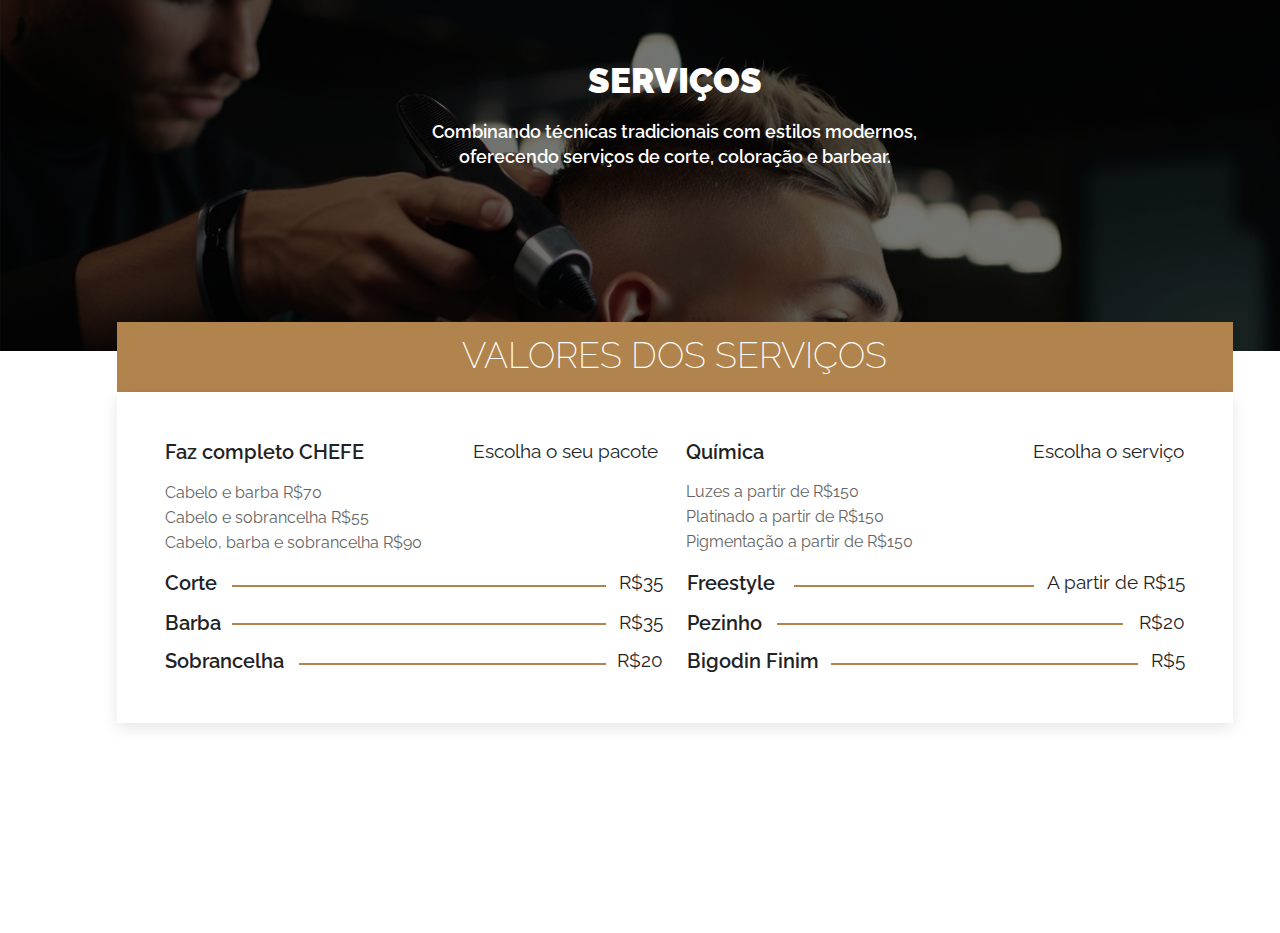
<file: index copy.html>
<!DOCTYPE html>
<html lang="pt-br">
<head>
  <meta charset="UTF-8">
  <meta name="viewport" content="width=device-width, initial-scale=1.0">
  <link rel="stylesheet" href="style.css">
  <link href="https://cdn.jsdelivr.net/npm/bootstrap@5.3.3/dist/css/bootstrap.min.css" rel="stylesheet" integrity="sha384-QWTKZyjpPEjISv5WaRU9OFeRpok6YctnYmDr5pNlyT2bRjXh0JMhjY6hW+ALEwIH" crossorigin="anonymous">
  <script src="https://cdn.jsdelivr.net/npm/@popperjs/core@2.11.8/dist/umd/popper.min.js" integrity="sha384-I7E8VVD/ismYTF4hNIPjVp/Zjvgyol6VFvRkX/vR+Vc4jQkC+hVqc2pM8ODewa9r" crossorigin="anonymous"></script>
  <script src="https://cdn.jsdelivr.net/npm/bootstrap@5.3.3/dist/js/bootstrap.min.js" integrity="sha384-0pUGZvbkm6XF6gxjEnlmuGrJXVbNuzT9qBBavbLwCsOGabYfZo0T0to5eqruptLy" crossorigin="anonymous"></script>
  <link rel="stylesheet" href="style.css">
  <link rel="stylesheet" href="https://cdn.jsdelivr.net/npm/bootstrap-icons@1.11.3/font/bootstrap-icons.min.css">
  <link rel="preconnect" href="https://fonts.googleapis.com">
  <link rel="preconnect" href="https://fonts.gstatic.com" crossorigin>
  <link href="https://fonts.googleapis.com/css2?family=Oswald:wght@200..700&family=Raleway:ital,wght@0,100..900;1,100..900&display=swap" rel="stylesheet">
</head>
<body>
  <div style="width: 1349px; height: 350.80px; padding-top: 59.40px; padding-bottom: 133.81px; padding-left: 104.50px; padding-right: 104.50px; background-image: url(imagens/cortando-o-belo.png); justify-content: center; align-items: flex-start; display: inline-flex">
    <div style="flex: 1 1 0; flex-direction: column; justify-content: flex-start; align-items: flex-start; display: inline-flex">
      <div style="align-self: stretch; padding-left: 237.50px; padding-right: 237.50px; justify-content: center; align-items: center; display: inline-flex">
        <div style="width: 665px; padding-bottom: 48px; padding-left: 12px; padding-right: 12px; flex-direction: column; justify-content: flex-start; align-items: flex-start; gap: 15px; display: inline-flex">
          <div style="align-self: stretch; height: 44.59px; padding-bottom: 0.59px; padding-left: 248.50px; padding-right: 248.50px; flex-direction: column; justify-content: flex-start; align-items: center; display: flex">
            <div style="width: 236px; text-align: center; color: white; font-size: 35.44px; font-family: raleway; font-weight: 900; line-height: 43.20px; word-wrap: break-word">SERVIÇOS</div>
          </div>
          <div style="align-self: stretch; height: 50px; padding-left: 27.13px; padding-right: 27.12px; flex-direction: column; justify-content: flex-start; align-items: center; display: flex">
            <div style="align-self: stretch; text-align: center; color: white; font-size: 18px; font-family: raleway; font-weight: 600; line-height: 25px; word-wrap: break-word">Combinando técnicas tradicionais com estilos modernos, oferecendo serviços de corte, coloração e barbear.</div>
          </div>
        </div> 
      </div>
    </div>
  </div>
  <div style="width: 1349px; height: 461px; padding-bottom: 60px; padding-left: 104.50px; padding-right: 104.50px; flex-direction: column; justify-content: flex-start; align-items: center; display: inline-flex">
    <div style="height: 401px; flex-direction: column; justify-content: flex-start; align-items: flex-start; display: flex">
      <div style="align-self: stretch; height: 401px; justify-content: center; align-items: flex-start; display: inline-flex">
        <div style="flex: 1 1 0; align-self: stretch; padding-left: 12px; padding-right: 12px; flex-direction: column; justify-content: flex-start; align-items: flex-start; display: inline-flex; margin-top: -150px;">
          <div style="align-self: stretch; height: 401px; flex-direction: column; justify-content: flex-start; align-items: flex-start; display: flex">
            <div style="align-self: stretch; height: 70px; justify-content: flex-start; align-items: flex-start; display: inline-flex">
              <div style="flex: 1 1 0; align-self: stretch; flex-direction: column; justify-content: flex-start; align-items: flex-start; display: inline-flex">
                <div style="align-self: stretch; height: 70px; padding-top: 20px; padding-bottom: 20px; padding-left: 106.53px; padding-right: 106.55px; background: #B2844D; justify-content: center; align-items: flex-start; display: inline-flex">
                  <div style="flex: 1 1 0; text-align: center; color: white; font-size: 36px; font-family: raleway; font-weight: 200; text-transform: uppercase; line-height: 26px; word-wrap: break-word">VALORES DOS SERVIÇOS</div>
                </div>
              </div>
            </div>
            <div style="align-self: stretch; height: 331px; padding-top: 48px; padding-bottom: 15px; padding-left: 36px; padding-right: 36px; background: white; box-shadow: 0px 5px 15px rgba(0, 0, 0, 0.10); flex-direction: column; justify-content: flex-start; align-items: flex-start; display: flex">
              <div style="width: 1044px; height: 342px; position: relative">
                <div style="height: 139px; padding-bottom: 25px; padding-left: 12px; padding-right: 12px; left: 0px; top: 0.05px; position: absolute; flex-direction: column; justify-content: flex-start; align-items: flex-start; gap: 15px; display: inline-flex">
                  <div style="align-self:center; justify-content: space-between; align-items: center; display: inline-flex">
                    <div style="flex-direction: column; justify-content: flex-start; align-items: flex-start; display: inline-flex">
                      <div style="width: 522px; height: 25px; left: 320.50px; color: #1F2324; font-size: 20px; font-family: raleway; font-weight: 600; line-height: 24px; word-wrap: break-word;">Faz completo CHEFE</div>
                    </div>
                    <div style="flex-direction: column; justify-content: flex-start; align-items: flex-start; display: inline-flex">
                      <div style="width: 522px; height: 114px; left: 320.50px; top: 0px; position: absolute; display: inline-flex color #1F2324; font-size: 18.59px ; font-family: raleway; font-weight: 400; line-height: 24px; word-wrap: break-word">Escolha o seu pacote</div>
                    </div>
                  </div>
                  <div style="align-self: stretch; height: 75px; flex-direction: column; justify-content: flex-start; align-items: flex-start; display: flex">
                    <div style="align-self: stretch; color: #646464; font-size: 16px; font-family: raleway; font-weight: 400; line-height: 25px; word-wrap: break-word">Cabelo e barba                                                                            R$70<br/>Cabelo e sobrancelha                                                                 R$55<br/>Cabelo, barba e sobrancelha                                                     R$90</div>
                  </div>
                </div>
                <div style="width: 522px; height: 28px; padding-bottom: 25px; padding-left: 12px; padding-right: 12px; left: 0.50px; top: 131px; position: absolute; flex-direction: column; justify-content: flex-start; align-items: flex-start; gap: 20px; display: inline-flex">
                  <div style="align-self: stretch; justify-content: space-between; align-items: center; display: inline-flex">
                    <div style="flex-direction: column; justify-content: flex-start; align-items: flex-start; display: inline-flex">
                      <div style="color: #1F2324; font-size: 20px; font-family: raleway; font-weight: 600; line-height: 24px; word-wrap: break-word">Corte</div>
                    </div>
                    <div style="flex-direction: column; justify-content: flex-start; align-items: flex-start; display: inline-flex">
                      <div style="color: #1F2324; font-size: 18.59px; font-family: raleway; font-weight: 400; line-height: 24px; word-wrap: break-word;">R$35</div>
                    </div>
                  </div>
                </div>
                <div style="width: 522px; height: 31px; padding-bottom: 25px; padding-left: 12px; padding-right: 12px; left: 0.50px; top: 171px; position: absolute; flex-direction: column; justify-content: flex-start; align-items: flex-start; gap: 20px; display: inline-flex">
                  <div style="align-self: stretch; justify-content: space-between; align-items: center; display: inline-flex">
                    <div style="flex-direction: column; justify-content: flex-start; align-items: flex-start; display: inline-flex">
                      <div style="color: #1F2324; font-size: 20px; font-family: raleway; font-weight: 600; line-height: 24px; word-wrap: break-word">Barba</div>
                    </div>
                    <div style="flex-direction: column; justify-content: flex-start; align-items: flex-start; display: inline-flex">
                      <div style="color: #1F2324; font-size: 18.59px; font-family: raleway; font-weight: 400; line-height: 24px; word-wrap: break-word">R$35</div>
                    </div>
                  </div>
                </div>
                <div style="width: 522px; height: 24px; padding-bottom: 25px; padding-left: 12px; padding-right: 12px; left: 0px; top: 209.05px; position: absolute; flex-direction: column; justify-content: flex-start; align-items: flex-start; gap: 20px; display: inline-flex">
                  <div style="align-self: stretch; justify-content: space-between; align-items: center; display: inline-flex">
                    <div style="flex-direction: column; justify-content: flex-start; align-items: flex-start; display: inline-flex">
                      <div style="color: #1F2324; font-size: 20px; font-family: raleway; font-weight: 600; line-height: 24px; word-wrap: break-word">Sobrancelha</div>
                    </div>
                    <div style="flex-direction: column; justify-content: flex-start; align-items: flex-start; display: inline-flex">
                      <div style="color: #1F2324; font-size: 18.59px; font-family: raleway; font-weight: 400; line-height: 24px; word-wrap: break-word">R$20</div>
                    </div>
                  </div>
                </div>
                <div style="width: 498px; height: 24px; left: 534.50px; top: 209px; position: absolute; justify-content: space-between; align-items: center; display: inline-flex">
                  <div style="flex-direction: column; justify-content: flex-start; align-items: flex-start; display: inline-flex">
                    <div style="color: #1F2324; font-size: 20px; font-family: raleway; font-weight: 600; line-height: 24px; word-wrap: break-word">Bigodin Finim</div>
                  </div>
                  <div style="flex-direction: column; justify-content: flex-start; align-items: flex-start; display: inline-flex">
                    <div style="color: #1F2324; font-size: 18.59px; font-family: raleway; font-weight: 400; line-height: 24px; word-wrap: break-word">R$5</div>
                  </div>
                </div>
                <div style="width: 522px; height: 31px; padding-bottom: 25px; padding-left: 12px; padding-right: 12px; left: 522.50px; top: 171px; position: absolute; flex-direction: column; justify-content: flex-start; align-items: flex-start; gap: 20px; display: inline-flex">
                  <div style="align-self: stretch; justify-content: space-between; align-items: center; display: inline-flex">
                    <div style="flex-direction: column; justify-content: flex-start; align-items: flex-start; display: inline-flex">
                      <div style="color: #1F2324; font-size: 20px; font-family: raleway; font-weight: 600; line-height: 24px; word-wrap: break-word">Pezinho</div>
                    </div>
                    <div style="flex-direction: column; justify-content: flex-start; align-items: flex-start; display: inline-flex">
                      <div style="color: #1F2324; font-size: 18.59px; font-family: raleway; font-weight: 400; line-height: 24px; word-wrap: break-word">R$20</div>
                    </div>
                  </div>
                </div>
                <div style="width: 522px; height: 28px; padding-bottom: 25px; padding-left: 12px; padding-right: 12px; left: 522.50px; top: 131px; position: absolute; flex-direction: column; justify-content: flex-start; align-items: flex-start; gap: 20px; display: inline-flex">
                  <div style="align-self: stretch; justify-content: space-between; align-items: center; display: inline-flex">
                    <div style="flex-direction: column; justify-content: flex-start; align-items: flex-start; display: inline-flex">
                      <div style="color: #1F2324; font-size: 20px; font-family: raleway; font-weight: 600; line-height: 24px; word-wrap: break-word">Freestyle</div>
                    </div>
                    <div style="flex-direction: column; justify-content: flex-start; align-items: flex-start; display: inline-flex">
                      <div style="color: #1F2324; font-size: 18.59px; font-family: raleway; font-weight: 400; line-height: 24px; word-wrap: break-word">A partir de R$15</div>
                    </div>
                  </div>
                </div>
                <div style="width: 522px; height: 114px; padding-bottom: 25px; padding-left: 12px; padding-right: 12px; left: 521.50px; top: 0px; position: absolute; flex-direction: column; justify-content: flex-start; align-items: flex-start; gap: 15px; display: inline-flex">
                  <div style="align-self: stretch; justify-content: space-between; align-items: center; display: inline-flex">
                    <div style="flex-direction: column; justify-content: flex-start; align-items: flex-start; display: inline-flex">
                      <div style="color: #1F2324; font-size: 20px; font-family: raleway; font-weight: 600; line-height: 24px; word-wrap: break-word">Química </div>
                    </div>
                    <div style="flex-direction: column; justify-content: flex-start; align-items: flex-start; display: inline-flex">
                      <div style="color: #1F2324; font-size: 18.59px; font-family: raleway; font-weight: 400; line-height: 24px; word-wrap: break-word">Escolha o serviço</div>
                    </div>
                  </div>
                  <div style="align-self: stretch; height: 75px; flex-direction: column; justify-content: flex-start; align-items: flex-start; display: flex">
                    <div style= "align-self: stretch"><span style="color: #646464; font-size: 16px; font-family: raleway; font-weight: 400; line-height: 25px; word-wrap: break-word">Luzes                                                                        a partir de </span><span style="color: #646464; font-size: 16px; font-family: raleway; font-weight: 400; line-height: 25px; word-wrap: break-word">R$150<br/></span><span style="color: #646464; font-size: 16px; font-family: raleway; font-weight: 400; line-height: 25px; word-wrap: break-word">Platinado                                                                  a partir de R$150<br/>Pigmentação                                                            a partir de </span><span style="color: #646464; font-size: 16px; font-family: raleway; font-weight: 400; line-height: 25px; word-wrap: break-word">R$150</span></div>
                  </div>
                </div>
                <div style="width: 374px; height: 0px; left: 79.50px; top: 145px; position: absolute; border: 1px #B2844D solid"></div>
                <div style="width: 374px; height: 0px; left: 79.50px; top: 183px; position: absolute; border: 1px #B2844D solid"></div>
                <div style="width: 307px; height: 0px; left: 146.50px; top: 223px; position: absolute; background: #D9D9D9; border: 1px #B2844D solid"></div>
                <div style="width: 240px; height: 0px; left: 641.50px; top: 145px; position: absolute; border: 1px #B2844D solid"></div>
                <div style="width: 346px; height: 0px; left: 624.50px; top: 183px; position: absolute; border: 1px #B2844D solid"></div>
                <div style="width: 307px; height: 0px; left: 678.50px; top: 223px; position: absolute; background: #D9D9D9; border: 1px #B2844D solid"></div>
              </div>
            </div>
          </div>
        </div>
      </div>
    </div>
  </div>
</body>
</html>
</file>
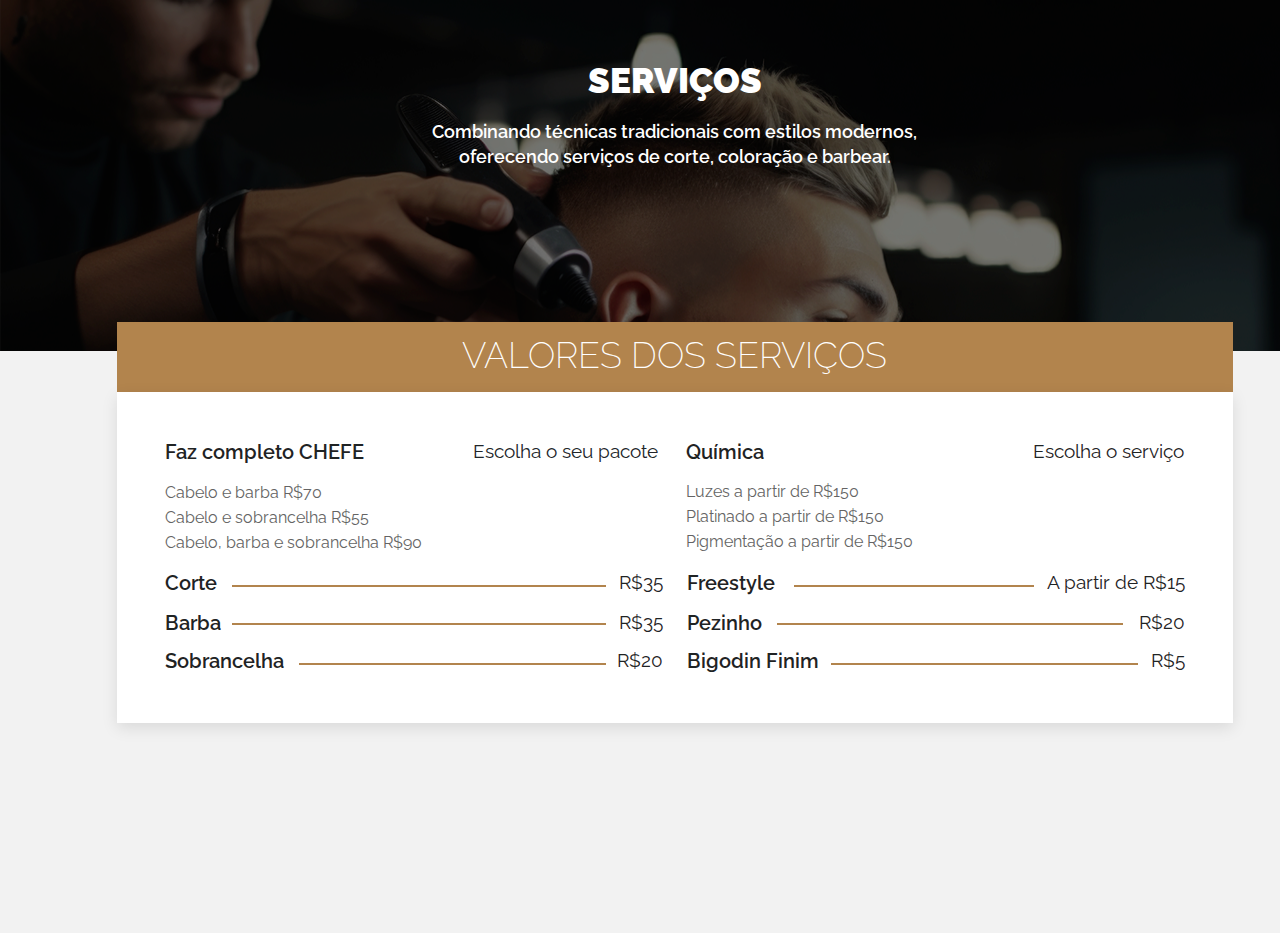
<file: indexArthur.html>
<!DOCTYPE html>
<html lang="pt-br">
<head>
  <meta charset="UTF-8">
  <meta name="viewport" content="width=device-width, initial-scale=1.0">
  <title>Serviços</title>
  <link rel="stylesheet" href="style.css">
  <link href="https://cdn.jsdelivr.net/npm/bootstrap@5.3.3/dist/css/bootstrap.min.css" rel="stylesheet" integrity="sha384-QWTKZyjpPEjISv5WaRU9OFeRpok6YctnYmDr5pNlyT2bRjXh0JMhjY6hW+ALEwIH" crossorigin="anonymous">
  <script src="https://cdn.jsdelivr.net/npm/@popperjs/core@2.11.8/dist/umd/popper.min.js" integrity="sha384-I7E8VVD/ismYTF4hNIPjVp/Zjvgyol6VFvRkX/vR+Vc4jQkC+hVqc2pM8ODewa9r" crossorigin="anonymous"></script>
  <script src="https://cdn.jsdelivr.net/npm/bootstrap@5.3.3/dist/js/bootstrap.min.js" integrity="sha384-0pUGZvbkm6XF6gxjEnlmuGrJXVbNuzT9qBBavbLwCsOGabYfZo0T0to5eqruptLy" crossorigin="anonymous"></script>
  <link rel="stylesheet" href="style.css">
  <link rel="stylesheet" href="https://cdn.jsdelivr.net/npm/bootstrap-icons@1.11.3/font/bootstrap-icons.min.css">
  <link rel="preconnect" href="https://fonts.googleapis.com">
  <link rel="preconnect" href="https://fonts.gstatic.com" crossorigin>
  <link href="https://fonts.googleapis.com/css2?family=Oswald:wght@200..700&family=Raleway:ital,wght@0,100..900;1,100..900&display=swap" rel="stylesheet">
</head>
<body style="background-color: #f2f2f2;">
  <div style="width: 1349px; height: 350.80px; padding-top: 59.40px; padding-bottom: 133.81px; padding-left: 104.50px; padding-right: 104.50px; background-image: url(imagens/cortando-o-belo.png); justify-content: center; align-items: flex-start; display: inline-flex">
    <div style="flex: 1 1 0; flex-direction: column; justify-content: flex-start; align-items: flex-start; display: inline-flex">
      <div style="align-self: stretch; padding-left: 237.50px; padding-right: 237.50px; justify-content: center; align-items: center; display: inline-flex">
        <div style="width: 665px; padding-bottom: 48px; padding-left: 12px; padding-right: 12px; flex-direction: column; justify-content: flex-start; align-items: flex-start; gap: 15px; display: inline-flex">
          <div style="align-self: stretch; height: 44.59px; padding-bottom: 0.59px; padding-left: 248.50px; padding-right: 248.50px; flex-direction: column; justify-content: flex-start; align-items: center; display: flex">
            <div style="width: 236px; text-align: center; color: white; font-size: 35.44px; font-family: raleway; font-weight: 900; line-height: 43.20px; word-wrap: break-word">SERVIÇOS</div>
          </div>
          <div style="align-self: stretch; height: 50px; padding-left: 27.13px; padding-right: 27.12px; flex-direction: column; justify-content: flex-start; align-items: center; display: flex">
            <div style="align-self: stretch; text-align: center; color: white; font-size: 18px; font-family: raleway; font-weight: 600; line-height: 25px; word-wrap: break-word">Combinando técnicas tradicionais com estilos modernos, oferecendo serviços de corte, coloração e barbear.</div>
          </div>
        </div> 
      </div>
    </div>
  </div>
  <div style="width: 1349px; height: 461px; padding-bottom: 60px; padding-left: 104.50px; padding-right: 104.50px; flex-direction: column; justify-content: flex-start; align-items: center; display: inline-flex">
    <div style="height: 401px; flex-direction: column; justify-content: flex-start; align-items: flex-start; display: flex">
      <div style="align-self: stretch; height: 401px; justify-content: center; align-items: flex-start; display: inline-flex">
        <div style="flex: 1 1 0; align-self: stretch; padding-left: 12px; padding-right: 12px; flex-direction: column; justify-content: flex-start; align-items: flex-start; display: inline-flex; margin-top: -150px;">
          <div style="align-self: stretch; height: 401px; flex-direction: column; justify-content: flex-start; align-items: flex-start; display: flex">
            <div style="align-self: stretch; height: 70px; justify-content: flex-start; align-items: flex-start; display: inline-flex">
              <div style="flex: 1 1 0; align-self: stretch; flex-direction: column; justify-content: flex-start; align-items: flex-start; display: inline-flex">
                <div style="align-self: stretch; height: 70px; padding-top: 20px; padding-bottom: 20px; padding-left: 106.53px; padding-right: 106.55px; background: #B2844D; justify-content: center; align-items: flex-start; display: inline-flex">
                  <div style="flex: 1 1 0; text-align: center; color: white; font-size: 36px; font-family: raleway; font-weight: 200; text-transform: uppercase; line-height: 26px; word-wrap: break-word">VALORES DOS SERVIÇOS</div>
                </div>
              </div>
            </div>
            <div style="align-self: stretch; height: 331px; padding-top: 48px; padding-bottom: 15px; padding-left: 36px; padding-right: 36px; background: white; box-shadow: 0px 5px 15px rgba(0, 0, 0, 0.10); flex-direction: column; justify-content: flex-start; align-items: flex-start; display: flex">
              <div style="width: 1044px; height: 342px; position: relative">
                <div style="height: 139px; padding-bottom: 25px; padding-left: 12px; padding-right: 12px; left: 0px; top: 0.05px; position: absolute; flex-direction: column; justify-content: flex-start; align-items: flex-start; gap: 15px; display: inline-flex">
                  <div style="align-self:center; justify-content: space-between; align-items: center; display: inline-flex">
                    <div style="flex-direction: column; justify-content: flex-start; align-items: flex-start; display: inline-flex">
                      <div style="width: 522px; height: 25px; left: 320.50px; color: #1F2324; font-size: 20px; font-family: raleway; font-weight: 600; line-height: 24px; word-wrap: break-word;">Faz completo CHEFE</div>
                    </div>
                    <div style="flex-direction: column; justify-content: flex-start; align-items: flex-start; display: inline-flex">
                      <div style="width: 522px; height: 114px; left: 320.50px; top: 0px; position: absolute; display: inline-flex color #1F2324; font-size: 18.59px ; font-family: raleway; font-weight: 400; line-height: 24px; word-wrap: break-word">Escolha o seu pacote</div>
                    </div>
                  </div>
                  <div style="align-self: stretch; height: 75px; flex-direction: column; justify-content: flex-start; align-items: flex-start; display: flex">
                    <div style="align-self: stretch; color: #646464; font-size: 16px; font-family: raleway; font-weight: 400; line-height: 25px; word-wrap: break-word">Cabelo e barba                                                                            R$70<br/>Cabelo e sobrancelha                                                                 R$55<br/>Cabelo, barba e sobrancelha                                                     R$90</div>
                  </div>
                </div>
                <div style="width: 522px; height: 28px; padding-bottom: 25px; padding-left: 12px; padding-right: 12px; left: 0.50px; top: 131px; position: absolute; flex-direction: column; justify-content: flex-start; align-items: flex-start; gap: 20px; display: inline-flex">
                  <div style="align-self: stretch; justify-content: space-between; align-items: center; display: inline-flex">
                    <div style="flex-direction: column; justify-content: flex-start; align-items: flex-start; display: inline-flex">
                      <div style="color: #1F2324; font-size: 20px; font-family: raleway; font-weight: 600; line-height: 24px; word-wrap: break-word">Corte</div>
                    </div>
                    <div style="flex-direction: column; justify-content: flex-start; align-items: flex-start; display: inline-flex">
                      <div style="color: #1F2324; font-size: 18.59px; font-family: raleway; font-weight: 400; line-height: 24px; word-wrap: break-word;">R$35</div>
                    </div>
                  </div>
                </div>
                <div style="width: 522px; height: 31px; padding-bottom: 25px; padding-left: 12px; padding-right: 12px; left: 0.50px; top: 171px; position: absolute; flex-direction: column; justify-content: flex-start; align-items: flex-start; gap: 20px; display: inline-flex">
                  <div style="align-self: stretch; justify-content: space-between; align-items: center; display: inline-flex">
                    <div style="flex-direction: column; justify-content: flex-start; align-items: flex-start; display: inline-flex">
                      <div style="color: #1F2324; font-size: 20px; font-family: raleway; font-weight: 600; line-height: 24px; word-wrap: break-word">Barba</div>
                    </div>
                    <div style="flex-direction: column; justify-content: flex-start; align-items: flex-start; display: inline-flex">
                      <div style="color: #1F2324; font-size: 18.59px; font-family: raleway; font-weight: 400; line-height: 24px; word-wrap: break-word">R$35</div>
                    </div>
                  </div>
                </div>
                <div style="width: 522px; height: 24px; padding-bottom: 25px; padding-left: 12px; padding-right: 12px; left: 0px; top: 209.05px; position: absolute; flex-direction: column; justify-content: flex-start; align-items: flex-start; gap: 20px; display: inline-flex">
                  <div style="align-self: stretch; justify-content: space-between; align-items: center; display: inline-flex">
                    <div style="flex-direction: column; justify-content: flex-start; align-items: flex-start; display: inline-flex">
                      <div style="color: #1F2324; font-size: 20px; font-family: raleway; font-weight: 600; line-height: 24px; word-wrap: break-word">Sobrancelha</div>
                    </div>
                    <div style="flex-direction: column; justify-content: flex-start; align-items: flex-start; display: inline-flex">
                      <div style="color: #1F2324; font-size: 18.59px; font-family: raleway; font-weight: 400; line-height: 24px; word-wrap: break-word">R$20</div>
                    </div>
                  </div>
                </div>
                <div style="width: 498px; height: 24px; left: 534.50px; top: 209px; position: absolute; justify-content: space-between; align-items: center; display: inline-flex">
                  <div style="flex-direction: column; justify-content: flex-start; align-items: flex-start; display: inline-flex">
                    <div style="color: #1F2324; font-size: 20px; font-family: raleway; font-weight: 600; line-height: 24px; word-wrap: break-word">Bigodin Finim</div>
                  </div>
                  <div style="flex-direction: column; justify-content: flex-start; align-items: flex-start; display: inline-flex">
                    <div style="color: #1F2324; font-size: 18.59px; font-family: raleway; font-weight: 400; line-height: 24px; word-wrap: break-word">R$5</div>
                  </div>
                </div>
                <div style="width: 522px; height: 31px; padding-bottom: 25px; padding-left: 12px; padding-right: 12px; left: 522.50px; top: 171px; position: absolute; flex-direction: column; justify-content: flex-start; align-items: flex-start; gap: 20px; display: inline-flex">
                  <div style="align-self: stretch; justify-content: space-between; align-items: center; display: inline-flex">
                    <div style="flex-direction: column; justify-content: flex-start; align-items: flex-start; display: inline-flex">
                      <div style="color: #1F2324; font-size: 20px; font-family: raleway; font-weight: 600; line-height: 24px; word-wrap: break-word">Pezinho</div>
                    </div>
                    <div style="flex-direction: column; justify-content: flex-start; align-items: flex-start; display: inline-flex">
                      <div style="color: #1F2324; font-size: 18.59px; font-family: raleway; font-weight: 400; line-height: 24px; word-wrap: break-word">R$20</div>
                    </div>
                  </div>
                </div>
                <div style="width: 522px; height: 28px; padding-bottom: 25px; padding-left: 12px; padding-right: 12px; left: 522.50px; top: 131px; position: absolute; flex-direction: column; justify-content: flex-start; align-items: flex-start; gap: 20px; display: inline-flex">
                  <div style="align-self: stretch; justify-content: space-between; align-items: center; display: inline-flex">
                    <div style="flex-direction: column; justify-content: flex-start; align-items: flex-start; display: inline-flex">
                      <div style="color: #1F2324; font-size: 20px; font-family: raleway; font-weight: 600; line-height: 24px; word-wrap: break-word">Freestyle</div>
                    </div>
                    <div style="flex-direction: column; justify-content: flex-start; align-items: flex-start; display: inline-flex">
                      <div style="color: #1F2324; font-size: 18.59px; font-family: raleway; font-weight: 400; line-height: 24px; word-wrap: break-word">A partir de R$15</div>
                    </div>
                  </div>
                </div>
                <div style="width: 522px; height: 114px; padding-bottom: 25px; padding-left: 12px; padding-right: 12px; left: 521.50px; top: 0px; position: absolute; flex-direction: column; justify-content: flex-start; align-items: flex-start; gap: 15px; display: inline-flex">
                  <div style="align-self: stretch; justify-content: space-between; align-items: center; display: inline-flex">
                    <div style="flex-direction: column; justify-content: flex-start; align-items: flex-start; display: inline-flex">
                      <div style="color: #1F2324; font-size: 20px; font-family: raleway; font-weight: 600; line-height: 24px; word-wrap: break-word">Química </div>
                    </div>
                    <div style="flex-direction: column; justify-content: flex-start; align-items: flex-start; display: inline-flex">
                      <div style="color: #1F2324; font-size: 18.59px; font-family: raleway; font-weight: 400; line-height: 24px; word-wrap: break-word">Escolha o serviço</div>
                    </div>
                  </div>
                  <div style="align-self: stretch; height: 75px; flex-direction: column; justify-content: flex-start; align-items: flex-start; display: flex">
                    <div style= "align-self: stretch"><span style="color: #646464; font-size: 16px; font-family: raleway; font-weight: 400; line-height: 25px; word-wrap: break-word">Luzes                                                                        a partir de </span><span style="color: #646464; font-size: 16px; font-family: raleway; font-weight: 400; line-height: 25px; word-wrap: break-word">R$150<br/></span><span style="color: #646464; font-size: 16px; font-family: raleway; font-weight: 400; line-height: 25px; word-wrap: break-word">Platinado                                                                  a partir de R$150<br/>Pigmentação                                                            a partir de </span><span style="color: #646464; font-size: 16px; font-family: raleway; font-weight: 400; line-height: 25px; word-wrap: break-word">R$150</span></div>
                  </div>
                </div>
                <div style="width: 374px; height: 0px; left: 79.50px; top: 145px; position: absolute; border: 1px #B2844D solid"></div>
                <div style="width: 374px; height: 0px; left: 79.50px; top: 183px; position: absolute; border: 1px #B2844D solid"></div>
                <div style="width: 307px; height: 0px; left: 146.50px; top: 223px; position: absolute; background: #D9D9D9; border: 1px #B2844D solid"></div>
                <div style="width: 240px; height: 0px; left: 641.50px; top: 145px; position: absolute; border: 1px #B2844D solid"></div>
                <div style="width: 346px; height: 0px; left: 624.50px; top: 183px; position: absolute; border: 1px #B2844D solid"></div>
                <div style="width: 307px; height: 0px; left: 678.50px; top: 223px; position: absolute; background: #D9D9D9; border: 1px #B2844D solid"></div>
              </div>
            </div>
          </div>
        </div>
      </div>
    </div>
  </div>
</body>
</html>
</file>
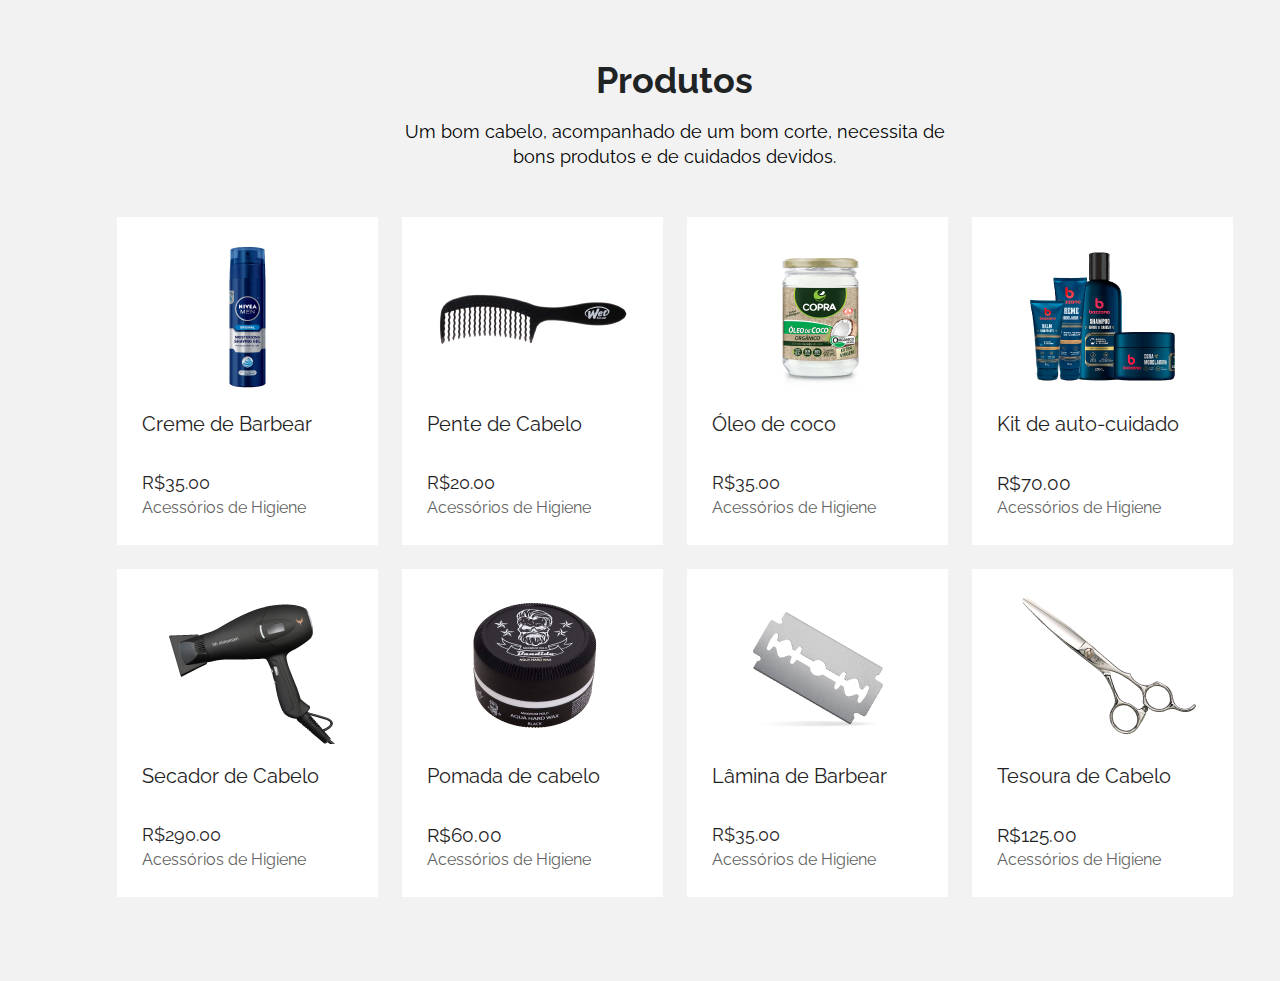
<file: indexArthurProd.html>
<!DOCTYPE html>
<html lang="pt-br">
<head>
    <meta charset="UTF-8">
    <meta name="viewport" content="width=device-width, initial-scale=1.0">
    <meta charset="UTF-8">
    <meta name="viewport" content="width=device-width, initial-scale=1.0">
    <link rel="stylesheet" href="style.css">
    <link href="https://cdn.jsdelivr.net/npm/bootstrap@5.3.3/dist/css/bootstrap.min.css" rel="stylesheet" integrity="sha384-QWTKZyjpPEjISv5WaRU9OFeRpok6YctnYmDr5pNlyT2bRjXh0JMhjY6hW+ALEwIH" crossorigin="anonymous">
    <script src="https://cdn.jsdelivr.net/npm/@popperjs/core@2.11.8/dist/umd/popper.min.js" integrity="sha384-I7E8VVD/ismYTF4hNIPjVp/Zjvgyol6VFvRkX/vR+Vc4jQkC+hVqc2pM8ODewa9r" crossorigin="anonymous"></script>
    <script src="https://cdn.jsdelivr.net/npm/bootstrap@5.3.3/dist/js/bootstrap.min.js" integrity="sha384-0pUGZvbkm6XF6gxjEnlmuGrJXVbNuzT9qBBavbLwCsOGabYfZo0T0to5eqruptLy" crossorigin="anonymous"></script>
    <link rel="stylesheet" href="style.css">
    <link rel="stylesheet" href="https://cdn.jsdelivr.net/npm/bootstrap-icons@1.11.3/font/bootstrap-icons.min.css">
    <link rel="preconnect" href="https://fonts.googleapis.com">
    <link rel="preconnect" href="https://fonts.gstatic.com" crossorigin>
    <link href="https://fonts.googleapis.com/css2?family=Oswald:wght@200..700&family=Raleway:ital,wght@0,100..900;1,100..900&display=swap" rel="stylesheet">
</head>
<body>
    <div style="width: 1349px; height: 980.99px; padding-top: 59.40px; padding-bottom: 60px; padding-left: 104.50px; padding-right: 104.50px; background: #F2F2F2; justify-content: center; align-items: flex-start; display: inline-flex">
        <div style="flex: 1 1 0; flex-direction: column; justify-content: flex-start; align-items: flex-start; gap: 0px; display: inline-flex">
          <div style="align-self: stretch; padding-left: 237.50px; padding-right: 237.50px; justify-content: center; align-items: center; display: inline-flex">
            <div style="width: 665px; padding-bottom: 48px; padding-left: 12px; padding-right: 12px; flex-direction: column; justify-content: flex-start; align-items: flex-start; gap: 15px; display: inline-flex">
              <div style="align-self: stretch; height: 44.59px; padding-bottom: 0.59px; padding-left: 169.66px; padding-right: 169.67px; flex-direction: column; justify-content: flex-start; align-items: center; display: flex">
                <div style="align-self: stretch; text-align: center; color: #1F2324; font-size: 36px; font-family: raleway; font-weight: 700; line-height: 43.20px; word-wrap: break-word">Produtos</div>
              </div>
              <div style="align-self: stretch; height: 50px; padding-left: 27.13px; padding-right: 27.12px; flex-direction: column; justify-content: flex-start; align-items: center; display: flex">
                <div style="align-self: stretch; text-align: center; color: black; font-size: 18px; font-family: raleway; font-weight: 400; line-height: 25px; word-wrap: break-word">Um bom cabelo, acompanhado de um bom corte, necessita de bons produtos e de cuidados devidos. </div>
              </div>
            </div>
          </div>
          <div style="width: 1140px; height: 704px; position: relative">
            <div style="height: 352px; padding-bottom: 24px; left: 0px; top: 0px; position: absolute; flex-direction: column; justify-content: flex-start; align-items: flex-start; display: inline-flex">
              <div style="align-self: stretch; height: 328px; padding-left: 12px; padding-right: 12px; flex-direction: column; justify-content: center; align-items: flex-start; display: flex">
                <div style="align-self: stretch; height: 328px; padding: 25px; background: white; flex-direction: column; justify-content: flex-start; align-items: flex-start; gap: 20px; display: flex">
                  <div style="align-self: stretch; justify-content: center; align-items: center; display: inline-flex">
                    <img style="width: 211px; height: 150px; position: relative" src="imgs/espuma-de-barbear.png" />
                  </div>
                  <div style="width: 211px; height: 108px; position: relative">
                    <div style="height: 24px; left: 0px; top: 0px; position: absolute; flex-direction: column; justify-content: flex-start; align-items: flex-start; display: inline-flex">
                      <div style="color: #1F2324; font-size: 20px; font-family: raleway; font-weight: 400; line-height: 24px; word-wrap: break-word">Creme de Barbear</div>
                    </div>
                    <div style="height: 24px; left: 0px; top: 59px; position: absolute; flex-direction: column; justify-content: flex-start; align-items: flex-start; display: inline-flex">
                      <div style="color: #1F2324; font-size: 18.28px; font-family: raleway; font-weight: 400; line-height: 24px; word-wrap: break-word">R$35.00</div>
                    </div>
                    <div style="height: 25px; left: 0px; top: 83px; position: absolute; flex-direction: column; justify-content: flex-start; align-items: flex-start; display: inline-flex">
                      <div style="color: #646464; font-size: 16px; font-family: raleway; font-weight: 400; line-height: 25px; word-wrap: break-word">Acessórios de Higiene</div>
                    </div>
                  </div>
                </div>
              </div>
            </div>
            <div style="height: 352px; padding-bottom: 24px; left: 285px; top: 0px; position: absolute; flex-direction: column; justify-content: flex-start; align-items: flex-start; display: inline-flex">
              <div style="align-self: stretch; height: 328px; padding-left: 12px; padding-right: 12px; flex-direction: column; justify-content: center; align-items: flex-start; display: flex">
                <div style="align-self: stretch; height: 328px; padding: 25px; background: white; flex-direction: column; justify-content: flex-start; align-items: flex-start; gap: 20px; display: flex">
                  <div style="align-self: stretch; justify-content: center; align-items: center; display: inline-flex">
                    <img style="width: 211px; height: 150px; position: relative" src="imgs/pente-de-cabelo.png" />
                  </div>
                  <div style="width: 211px; height: 108px; position: relative">
                    <div style="height: 24px; left: 0px; top: 0px; position: absolute; flex-direction: column; justify-content: flex-start; align-items: flex-start; display: inline-flex">
                      <div style="color: #1F2324; font-size: 20px; font-family: raleway; font-weight: 400; line-height: 24px; word-wrap: break-word">Pente de Cabelo </div>
                    </div>
                    <div style="height: 24px; left: 0px; top: 59px; position: absolute; flex-direction: column; justify-content: flex-start; align-items: flex-start; display: inline-flex">
                      <div style="color: #1F2324; font-size: 18.44px; font-family: raleway; font-weight: 400; line-height: 24px; word-wrap: break-word">R$20.00</div>
                    </div>
                    <div style="height: 25px; left: 0px; top: 83px; position: absolute; flex-direction: column; justify-content: flex-start; align-items: flex-start; display: inline-flex">
                      <div style="color: #646464; font-size: 16px; font-family: raleway; font-weight: 400; line-height: 25px; word-wrap: break-word">Acessórios de Higiene</div>
                    </div>
                  </div>
                </div>
              </div>
            </div>
            <div style="height: 352px; padding-bottom: 24px; left: 570px; top: 0px; position: absolute; flex-direction: column; justify-content: flex-start; align-items: flex-start; display: inline-flex">
              <div style="align-self: stretch; height: 328px; padding-left: 12px; padding-right: 12px; flex-direction: column; justify-content: center; align-items: flex-start; display: flex">
                <div style="align-self: stretch; height: 328px; padding: 25px; background: white; flex-direction: column; justify-content: flex-start; align-items: flex-start; gap: 20px; display: flex">
                  <div style="align-self: stretch; justify-content: center; align-items: center; display: inline-flex">
                    <img style="width: 211px; height: 150px; position: relative" src="imgs/oleo-de-coco.png" />
                  </div>
                  <div style="width: 211px; height: 108px; position: relative">
                    <div style="height: 24px; left: 0px; top: 0px; position: absolute; flex-direction: column; justify-content: flex-start; align-items: flex-start; display: inline-flex">
                      <div style="color: #1F2324; font-size: 20px; font-family: raleway; font-weight: 400; line-height: 24px; word-wrap: break-word">Óleo de coco </div>
                    </div>
                    <div style="height: 24px; left: 0px; top: 59px; position: absolute; flex-direction: column; justify-content: flex-start; align-items: flex-start; display: inline-flex">
                      <div style="color: #1F2324; font-size: 18.28px; font-family: raleway; font-weight: 400; line-height: 24px; word-wrap: break-word">R$35.00</div>
                    </div>
                    <div style="height: 25px; left: 0px; top: 83px; position: absolute; flex-direction: column; justify-content: flex-start; align-items: flex-start; display: inline-flex">
                      <div style="color: #646464; font-size: 16px; font-family: raleway; font-weight: 400; line-height: 25px; word-wrap: break-word">Acessórios de Higiene</div>
                    </div>
                  </div>
                </div>
              </div>
            </div>
            <div style="height: 352px; padding-bottom: 24px; left: 855px; top: 0px; position: absolute; flex-direction: column; justify-content: flex-start; align-items: flex-start; display: inline-flex">
              <div style="align-self: stretch; height: 328px; padding-left: 12px; padding-right: 12px; flex-direction: column; justify-content: center; align-items: flex-start; display: flex">
                <div style="align-self: stretch; height: 328px; padding: 25px; background: white; flex-direction: column; justify-content: flex-start; align-items: flex-start; gap: 20px; display: flex">
                  <div style="align-self: stretch; justify-content: center; align-items: center; display: inline-flex">
                    <img style="width: 211px; height: 150px; position: relative" src="imgs/kit-pente.png" />
                  </div>
                  <div style="width: 211px; height: 108px; position: relative">
                    <div style="height: 24px; left: 0px; top: 0px; position: absolute; flex-direction: column; justify-content: flex-start; align-items: flex-start; display: inline-flex">
                      <div style="color: #1F2324; font-size: 20px; font-family: raleway; font-weight: 400; line-height: 24px; word-wrap: break-word">Kit de auto-cuidado</div>
                    </div>
                    <div style="height: 24px; left: 0px; top: 59px; position: absolute; flex-direction: column; justify-content: flex-start; align-items: flex-start; display: inline-flex">
                      <div style="color: #1F2324; font-size: 18.75px; font-family: raleway; font-weight: 400; line-height: 24px; word-wrap: break-word">R$70.00</div>
                    </div>
                    <div style="height: 25px; left: 0px; top: 83px; position: absolute; flex-direction: column; justify-content: flex-start; align-items: flex-start; display: inline-flex">
                      <div style="color: #646464; font-size: 16px; font-family: raleway; font-weight: 400; line-height: 25px; word-wrap: break-word">Acessórios de Higiene</div>
                    </div>
                  </div>
                </div>
              </div>
            </div>
            <div style="height: 352px; padding-bottom: 24px; left: 0px; top: 352px; position: absolute; flex-direction: column; justify-content: flex-start; align-items: flex-start; display: inline-flex">
              <div style="align-self: stretch; height: 328px; padding-left: 12px; padding-right: 12px; flex-direction: column; justify-content: center; align-items: flex-start; display: flex">
                <div style="align-self: stretch; height: 328px; padding: 25px; background: white; flex-direction: column; justify-content: flex-start; align-items: flex-start; gap: 20px; display: flex">
                  <div style="align-self: stretch; justify-content: center; align-items: center; display: inline-flex">
                    <img style="width: 211px; height: 150px; position: relative" src="imgs/secador.png" />
                  </div>
                  <div style="width: 211px; height: 108px; position: relative">
                    <div style="height: 24px; left: 0px; top: 0px; position: absolute; flex-direction: column; justify-content: flex-start; align-items: flex-start; display: inline-flex">
                      <div style="color: #1F2324; font-size: 20px; font-family: raleway; font-weight: 400; line-height: 24px; word-wrap: break-word">Secador de Cabelo</div>
                    </div>
                    <div style="height: 24px; left: 0px; top: 59px; position: absolute; flex-direction: column; justify-content: flex-start; align-items: flex-start; display: inline-flex">
                      <div style="color: #1F2324; font-size: 18.28px; font-family: raleway; font-weight: 400; line-height: 24px; word-wrap: break-word">R$290.00</div>
                    </div>
                    <div style="height: 25px; left: 0px; top: 83px; position: absolute; flex-direction: column; justify-content: flex-start; align-items: flex-start; display: inline-flex">
                      <div style="color: #646464; font-size: 16px; font-family: raleway; font-weight: 400; line-height: 25px; word-wrap: break-word">Acessórios de Higiene</div>
                    </div>
                  </div>
                </div>
              </div>
            </div>
            <div style="height: 352px; padding-bottom: 24px; left: 285px; top: 352px; position: absolute; flex-direction: column; justify-content: flex-start; align-items: flex-start; display: inline-flex">
              <div style="align-self: stretch; height: 328px; padding-left: 12px; padding-right: 12px; flex-direction: column; justify-content: center; align-items: flex-start; display: flex">
                <div style="align-self: stretch; height: 328px; padding: 25px; background: white; flex-direction: column; justify-content: flex-start; align-items: flex-start; gap: 20px; display: flex">
                  <div style="align-self: stretch; justify-content: center; align-items: center; display: inline-flex">
                    <img style="width: 211px; height: 150px; position: relative" src="imgs/pomada.png" />
                  </div>
                  <div style="width: 211px; height: 108px; position: relative">
                    <div style="height: 24px; left: 0px; top: 0px; position: absolute; flex-direction: column; justify-content: flex-start; align-items: flex-start; display: inline-flex">
                      <div style="color: #1F2324; font-size: 20px; font-family: raleway; font-weight: 400; line-height: 24px; word-wrap: break-word">Pomada de cabelo</div>
                    </div>
                    <div style="height: 24px; left: 0px; top: 59px; position: absolute; flex-direction: column; justify-content: flex-start; align-items: flex-start; display: inline-flex">
                      <div style="color: #1F2324; font-size: 19.22px; font-family: raleway; font-weight: 400; line-height: 24px; word-wrap: break-word">R$60.00</div>
                    </div>
                    <div style="height: 25px; left: 0px; top: 83px; position: absolute; flex-direction: column; justify-content: flex-start; align-items: flex-start; display: inline-flex">
                      <div style="color: #646464; font-size: 16px; font-family: raleway; font-weight: 400; line-height: 25px; word-wrap: break-word">Acessórios de Higiene</div>
                    </div>
                  </div>
                </div>
              </div>
            </div>
            <div style="height: 352px; padding-bottom: 24px; left: 570px; top: 352px; position: absolute; flex-direction: column; justify-content: flex-start; align-items: flex-start; display: inline-flex">
              <div style="align-self: stretch; height: 328px; padding-left: 12px; padding-right: 12px; flex-direction: column; justify-content: center; align-items: flex-start; display: flex">
                <div style="align-self: stretch; height: 328px; padding: 25px; background: white; flex-direction: column; justify-content: flex-start; align-items: flex-start; gap: 20px; display: flex">
                  <div style="align-self: stretch; justify-content: center; align-items: center; display: inline-flex">
                    <img style="width: 211px; height: 150px; position: relative" src="imgs/lamina-de-barbear.png" />
                  </div>
                  <div style="width: 211px; height: 108px; position: relative">
                    <div style="height: 24px; left: 0px; top: 0px; position: absolute; flex-direction: column; justify-content: flex-start; align-items: flex-start; display: inline-flex">
                      <div style="color: #1F2324; font-size: 20px; font-family: raleway; font-weight: 400; line-height: 24px; word-wrap: break-word">Lâmina de Barbear</div>
                    </div>
                    <div style="height: 24px; left: 0px; top: 59px; position: absolute; flex-direction: column; justify-content: flex-start; align-items: flex-start; display: inline-flex">
                      <div style="color: #1F2324; font-size: 18.28px; font-family: raleway; font-weight: 400; line-height: 24px; word-wrap: break-word">R$35.00</div>
                    </div>
                    <div style="height: 25px; left: 0px; top: 83px; position: absolute; flex-direction: column; justify-content: flex-start; align-items: flex-start; display: inline-flex">
                      <div style="color: #646464; font-size: 16px; font-family: raleway; font-weight: 400; line-height: 25px; word-wrap: break-word">Acessórios de Higiene</div>
                    </div>
                  </div>
                </div>
              </div>
            </div>
            <div style="height: 352px; padding-bottom: 24px; left: 855px; top: 352px; position: absolute; flex-direction: column; justify-content: flex-start; align-items: flex-start; display: inline-flex">
              <div style="align-self: stretch; height: 328px; padding-left: 12px; padding-right: 12px; flex-direction: column; justify-content: center; align-items: flex-start; display: flex">
                <div style="align-self: stretch; height: 328px; padding: 25px; background: white; flex-direction: column; justify-content: flex-start; align-items: flex-start; gap: 20px; display: flex">
                  <div style="align-self: stretch; justify-content: center; align-items: center; display: inline-flex">
                    <img style="width: 211px; height: 150px; position: relative" src="imgs/tesoura-png.png" />
                  </div>
                  <div style="width: 211px; height: 108px; position: relative">
                    <div style="height: 24px; left: 0px; top: 0px; position: absolute; flex-direction: column; justify-content: flex-start; align-items: flex-start; display: inline-flex">
                      <div style="color: #1F2324; font-size: 19.69px; font-family: raleway; font-weight: 400; line-height: 24px; word-wrap: break-word">Tesoura de Cabelo</div>
                    </div>
                    <div style="width: 211px; padding-top: 2770px; left: -1px; top: -2732.32px; position: absolute; justify-content: flex-start; align-items: flex-start; gap: 4.40px; display: inline-flex">
                  
                    </div>
                    <div style="height: 24px; left: 0px; top: 59px; position: absolute; flex-direction: column; justify-content: flex-start; align-items: flex-start; display: inline-flex">
                      <div style="color: #1F2324; font-size: 19.22px; font-family: raleway; font-weight: 400; line-height: 24px; word-wrap: break-word">R$125.00</div>
                    </div>
                    <div style="height: 25px; left: 0px; top: 83px; position: absolute; flex-direction: column; justify-content: flex-start; align-items: flex-start; display: inline-flex">
                      <div style="color: #646464; font-size: 16px; font-family: raleway; font-weight: 400; line-height: 25px; word-wrap: break-word">Acessórios de Higiene</div>
                    </div>
                  </div>
                </div>
              </div>
            </div>
          </div>
        </div>
      </div>
</body>
</html>
</file>
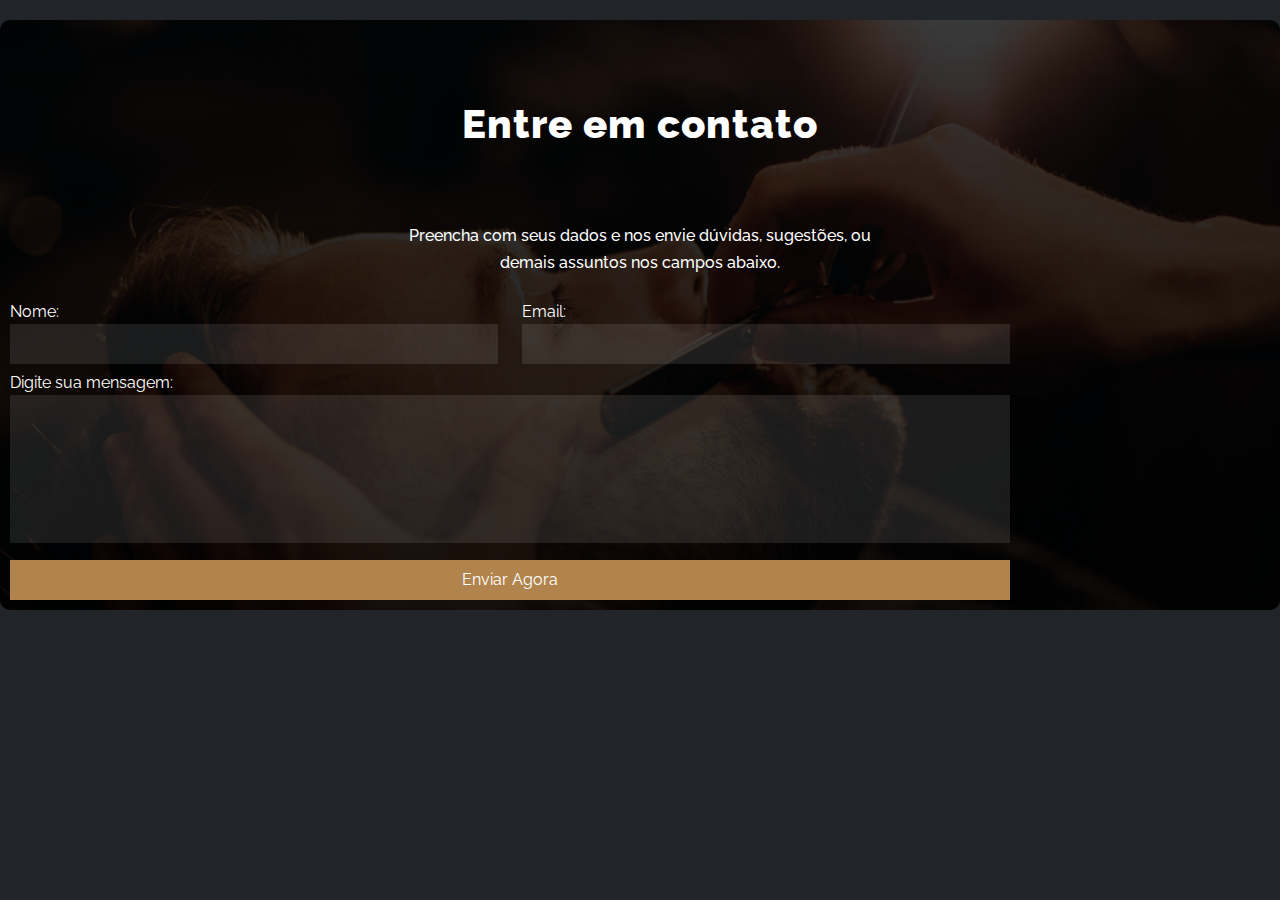
<file: indexContato.html>
<!DOCTYPE html>
<html lang="pt-br"> 
<head>
    <meta charset="UTF-8">
    <meta name="viewport" content="width=device-width, initial-scale=1.0">
    <title>Site Dinaik</title>
    <link href="https://cdn.jsdelivr.net/npm/bootstrap@5.3.3/dist/css/bootstrap.min.css" rel="stylesheet" integrity="sha384-QWTKZyjpPEjISv5WaRU9OFeRpok6YctnYmDr5pNlyT2bRjXh0JMhjY6hW+ALEwIH" crossorigin="anonymous">
    <script src="https://cdn.jsdelivr.net/npm/@popperjs/core@2.11.8/dist/umd/popper.min.js" integrity="sha384-I7E8VVD/ismYTF4hNIPjVp/Zjvgyol6VFvRkX/vR+Vc4jQkC+hVqc2pM8ODewa9r" crossorigin="anonymous"></script>
    <script src="https://cdn.jsdelivr.net/npm/bootstrap@5.3.3/dist/js/bootstrap.min.js" integrity="sha384-0pUGZvbkm6XF6gxjEnlmuGrJXVbNuzT9qBBavbLwCsOGabYfZo0T0to5eqruptLy" crossorigin="anonymous"></script>
    <link rel="stylesheet" href="style.css">
    <link rel="stylesheet" href="https://cdn.jsdelivr.net/npm/bootstrap-icons@1.11.3/font/bootstrap-icons.min.css">
    <link rel="preconnect" href="https://fonts.googleapis.com">
    <link rel="preconnect" href="https://fonts.gstatic.com" crossorigin>
    <link href="https://fonts.googleapis.com/css2?family=Oswald:wght@200..700&family=Raleway:ital,wght@0,100..900;1,100..900&display=swap" rel="stylesheet">

</head>
<body class="bg-dark">

    <div class="container bg-barber">
        <div class="conteudo2">
            <h3 style="color: #fff;" class="display-6 raleway-title">Entre em contato</h3>
        </div>

        <div class="msg-contato raleway">
            <h6 style="color: #fff;">Preencha com seus dados e nos envie dúvidas, sugestões, ou </h6>
            <h6 style="align-items: center; justify-content: center; display: grid; color: #fff;">demais assuntos nos campos abaixo.</h6>
        </div>

        <div class="form">
            <div class="row">
                <div style="color: #fff;" class="col raleway">Nome:
                    <form>
                    <textarea name="nome" id="textarea"></textarea>
                    </form>
                </div>

                <div style="color: #fff;" class="col raleway">Email:
                    <form>  
                        <textarea name="nome" id="textarea"></textarea>
                    </form>
                </div>
            </div>

            <div class="row raleway">
                <form style="color: #fff;">
                     Digite sua mensagem:
                    <textarea name="nome" id="textarea-msg" rows="6" required ></textarea>
                    <a class="btn-enviar raleway" href="#">Enviar Agora</a>
                </form>
            </div>
        </div>
    </div>
    
</body>
</html>
</file>
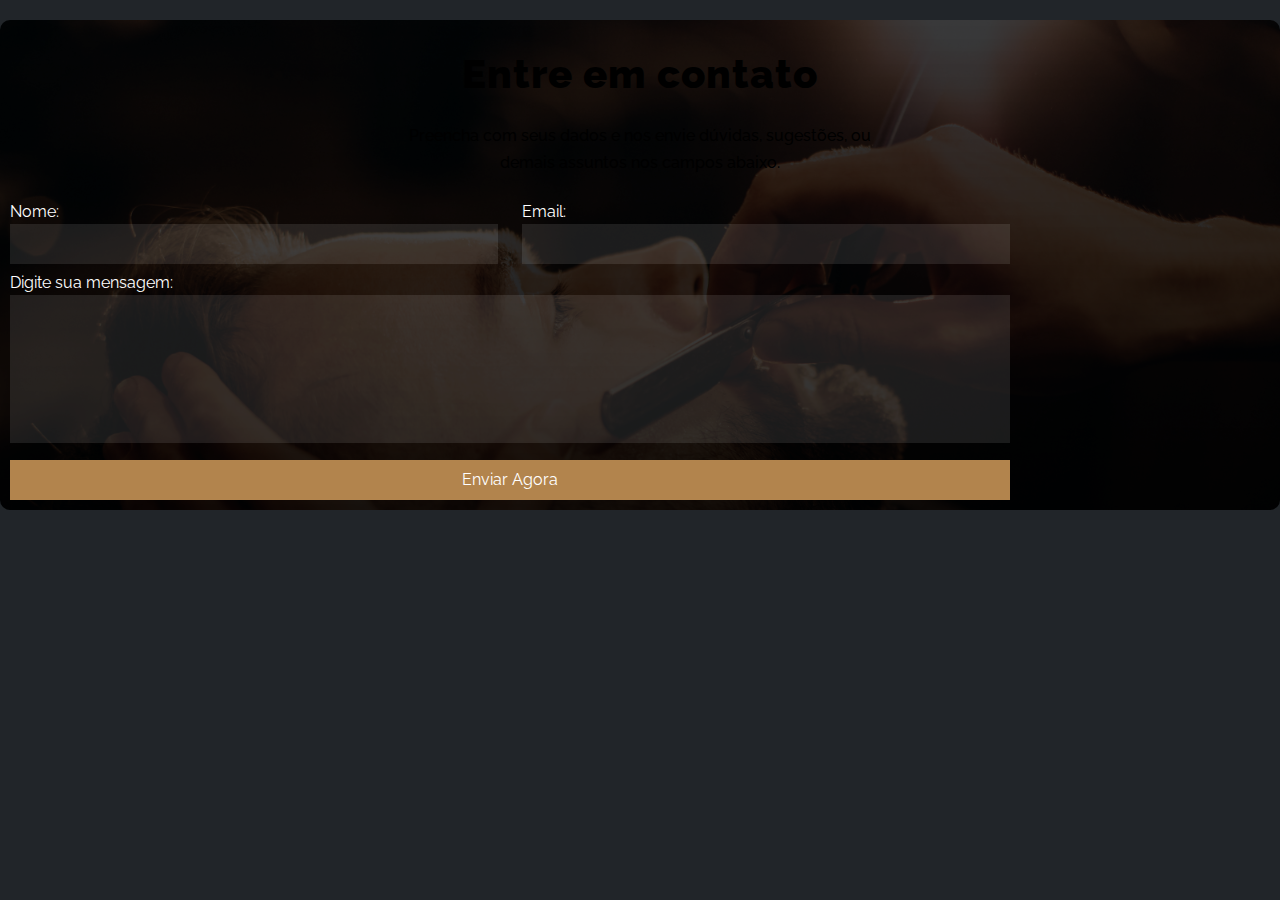
<file: indexDois.html>
<!DOCTYPE html>
<html lang="pt-br"> 
<head>
    <meta charset="UTF-8">
    <meta name="viewport" content="width=device-width, initial-scale=1.0">
    <title>Site Dinaik</title>
    <link href="https://cdn.jsdelivr.net/npm/bootstrap@5.3.3/dist/css/bootstrap.min.css" rel="stylesheet" integrity="sha384-QWTKZyjpPEjISv5WaRU9OFeRpok6YctnYmDr5pNlyT2bRjXh0JMhjY6hW+ALEwIH" crossorigin="anonymous">
    <script src="https://cdn.jsdelivr.net/npm/@popperjs/core@2.11.8/dist/umd/popper.min.js" integrity="sha384-I7E8VVD/ismYTF4hNIPjVp/Zjvgyol6VFvRkX/vR+Vc4jQkC+hVqc2pM8ODewa9r" crossorigin="anonymous"></script>
    <script src="https://cdn.jsdelivr.net/npm/bootstrap@5.3.3/dist/js/bootstrap.min.js" integrity="sha384-0pUGZvbkm6XF6gxjEnlmuGrJXVbNuzT9qBBavbLwCsOGabYfZo0T0to5eqruptLy" crossorigin="anonymous"></script>
    <link rel="stylesheet" href="style.css">
    <link rel="stylesheet" href="https://cdn.jsdelivr.net/npm/bootstrap-icons@1.11.3/font/bootstrap-icons.min.css">
    <link rel="preconnect" href="https://fonts.googleapis.com">
    <link rel="preconnect" href="https://fonts.gstatic.com" crossorigin>
    <link href="https://fonts.googleapis.com/css2?family=Oswald:wght@200..700&family=Raleway:ital,wght@0,100..900;1,100..900&display=swap" rel="stylesheet">

</head>
<body class="bg-dark">

    <div class="container bg-barber">
        <div class="1">
            <h3 class="display-6 raleway-title">Entre em contato</h3>
        </div>

        <div class="msg-contato raleway">
            <h6>Preencha com seus dados e nos envie dúvidas, sugestões, ou </h6>
            <h6 style="align-items: center; justify-content: center; display: grid;">demais assuntos nos campos abaixo.</h6>
        </div>

        <div class="form">
            <div class="row">
                <div class="col raleway">Nome:
                    <form>
                    <textarea name="nome" id="textarea"></textarea>
                    </form>
                </div>

                <div class="col raleway">Email:
                    <form>  
                        <textarea name="nome" id="textarea"></textarea>
                    </form>
                </div>
            </div>

            <div class="row raleway">
                <form>
                     Digite sua mensagem:
                    <textarea name="nome" id="textarea-msg" rows="6" required ></textarea>
                    <a class="btn-enviar raleway" href="#">Enviar Agora</a>
                </form>
            </div>
        </div>
    </div>
    
</body>
</html>
</file>
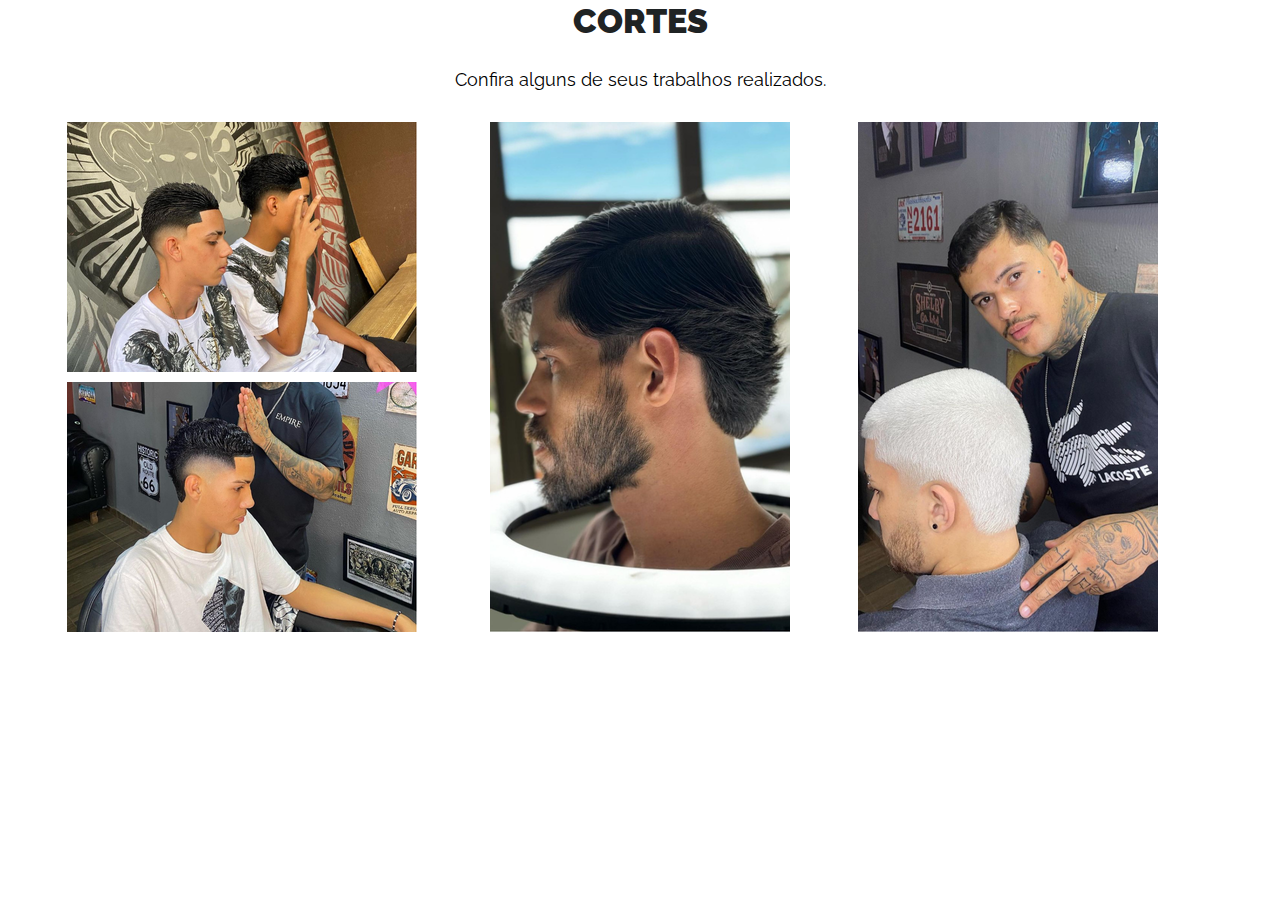
<file: indexJaozin.html>
<!DOCTYPE html>
<html lang="pt-br"> 
<head>
    <meta charset="UTF-8">
    <meta name="viewport" content="width=device-width, initial-scale=1.0">
    <title>Site Dinaik</title>
    <link href="https://cdn.jsdelivr.net/npm/bootstrap@5.3.3/dist/css/bootstrap.min.css" rel="stylesheet" integrity="sha384-QWTKZyjpPEjISv5WaRU9OFeRpok6YctnYmDr5pNlyT2bRjXh0JMhjY6hW+ALEwIH" crossorigin="anonymous">
    <script src="https://cdn.jsdelivr.net/npm/@popperjs/core@2.11.8/dist/umd/popper.min.js" integrity="sha384-I7E8VVD/ismYTF4hNIPjVp/Zjvgyol6VFvRkX/vR+Vc4jQkC+hVqc2pM8ODewa9r" crossorigin="anonymous"></script>
    <script src="https://cdn.jsdelivr.net/npm/bootstrap@5.3.3/dist/js/bootstrap.min.js" integrity="sha384-0pUGZvbkm6XF6gxjEnlmuGrJXVbNuzT9qBBavbLwCsOGabYfZo0T0to5eqruptLy" crossorigin="anonymous"></script>
    <link rel="stylesheet" href="style.css">
    <link rel="stylesheet" href="https://cdn.jsdelivr.net/npm/bootstrap-icons@1.11.3/font/bootstrap-icons.min.css">
    <link rel="preconnect" href="https://fonts.googleapis.com">
    <link rel="preconnect" href="https://fonts.gstatic.com" crossorigin>
    <link href="https://fonts.googleapis.com/css2?family=Oswald:wght@200..700&family=Raleway:ital,wght@0,100..900;1,100..900&display=swap" rel="stylesheet">
</head>
<body>
        <div style="align-self: stretch; text-align: center; color: #1F2324; font-size: 34.03px; font-family: raleway; font-weight: 900; line-height: 43.20px; word-wrap: break-word">CORTES</div>
        </div>
<br>
        <div style="align-self: stretch; text-align: center; color: black; font-size: 18px; font-family: raleway; font-weight: 400; line-height: 25px; word-wrap: break-word">Confira alguns de seus trabalhos realizados.</div>
        </div>

    <div>
    <div class="container text-center">
        <div class="row row-cols-3">
            <div class="col">
                <div style="margin-right: -60px;" class="col">
                    <img style="margin-bottom: 10px; width: 350px; height: 250px;" src="imgs/corte-gemeos.png" alt="">
                    <img style="width: 350px; height: 250px;" src="imgs/corte-moica.png" alt="">
                </div>
            </div>

            <div style="margin-right: -60px;" class="col">
                <img style="width: 300px; height: 510px;" src="imgs/corte-surfista.png" alt="">
            </div>

            <div style="margin-right: -60px;" class="col">
                <img src="imgs/corte-platinado.png" alt="">
            </div>
          
        </div>
    </div>
</div>
      
</body>
</html>
</file>
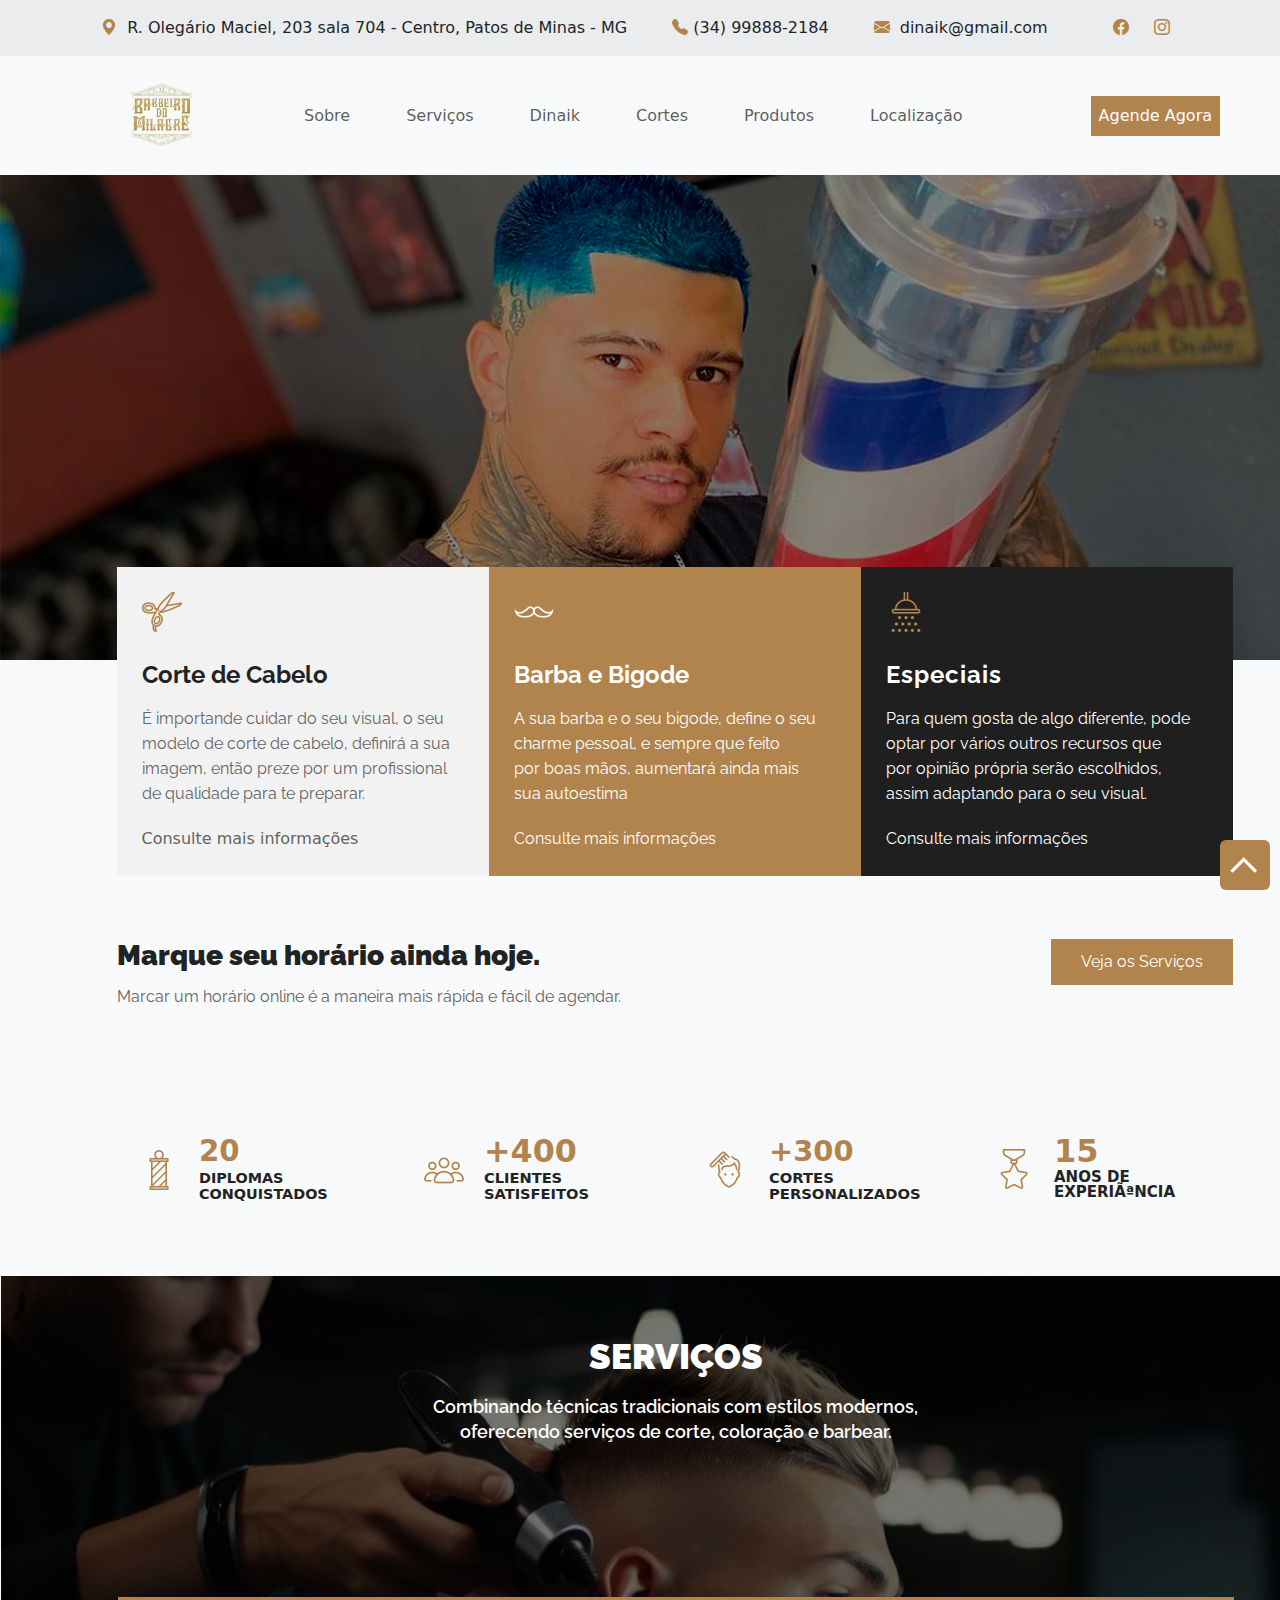
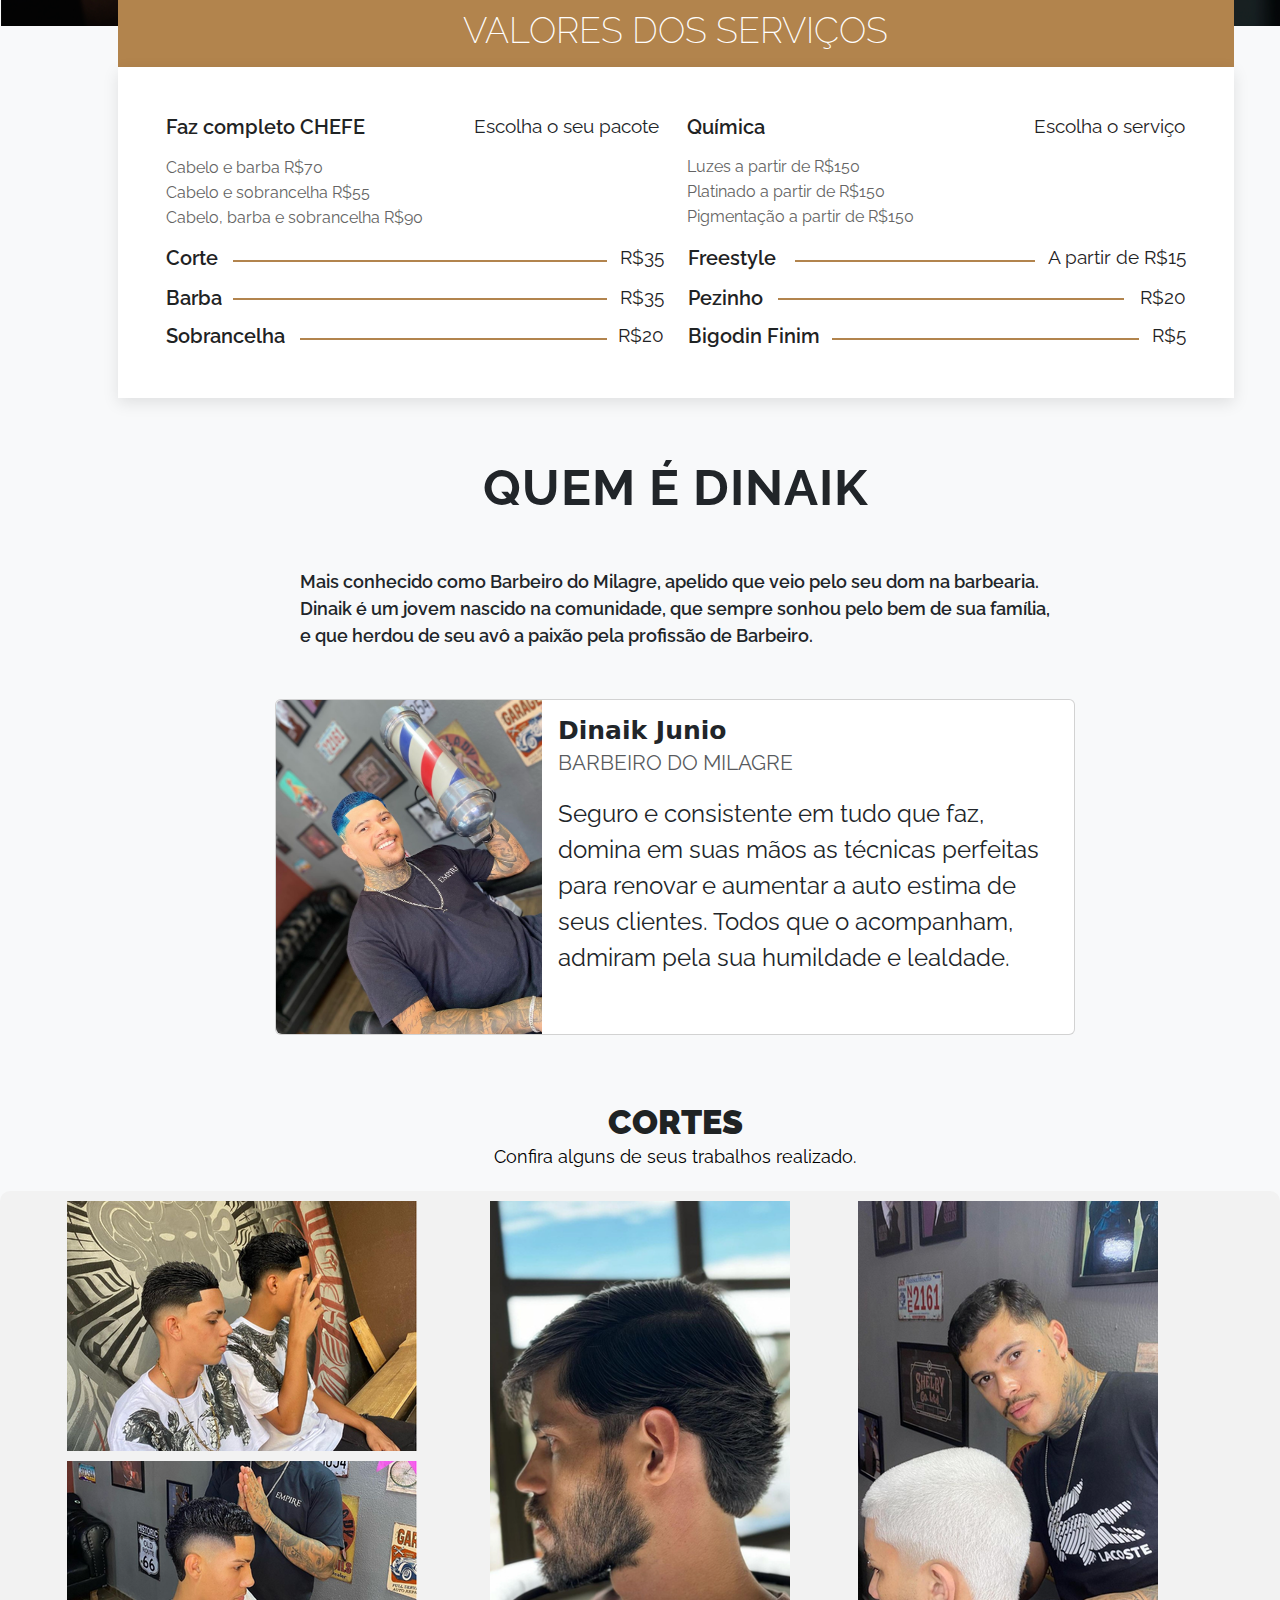
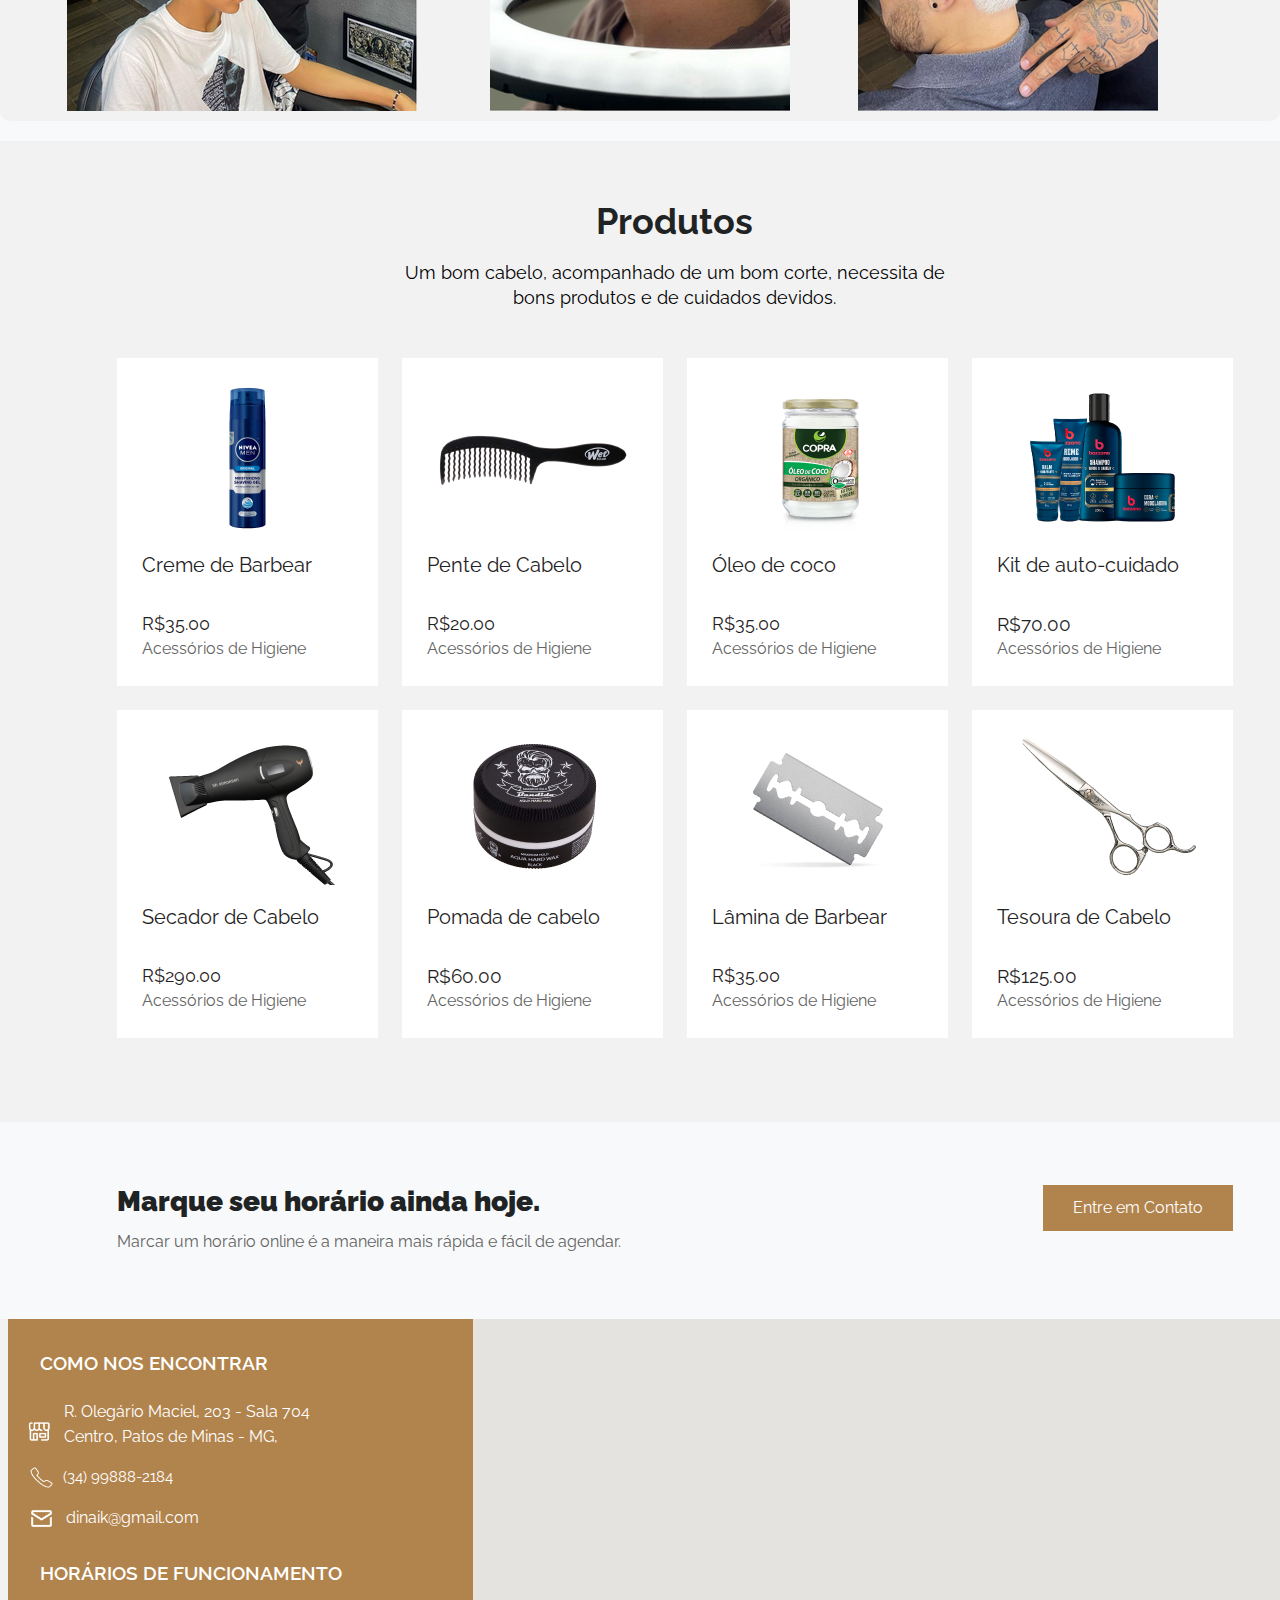
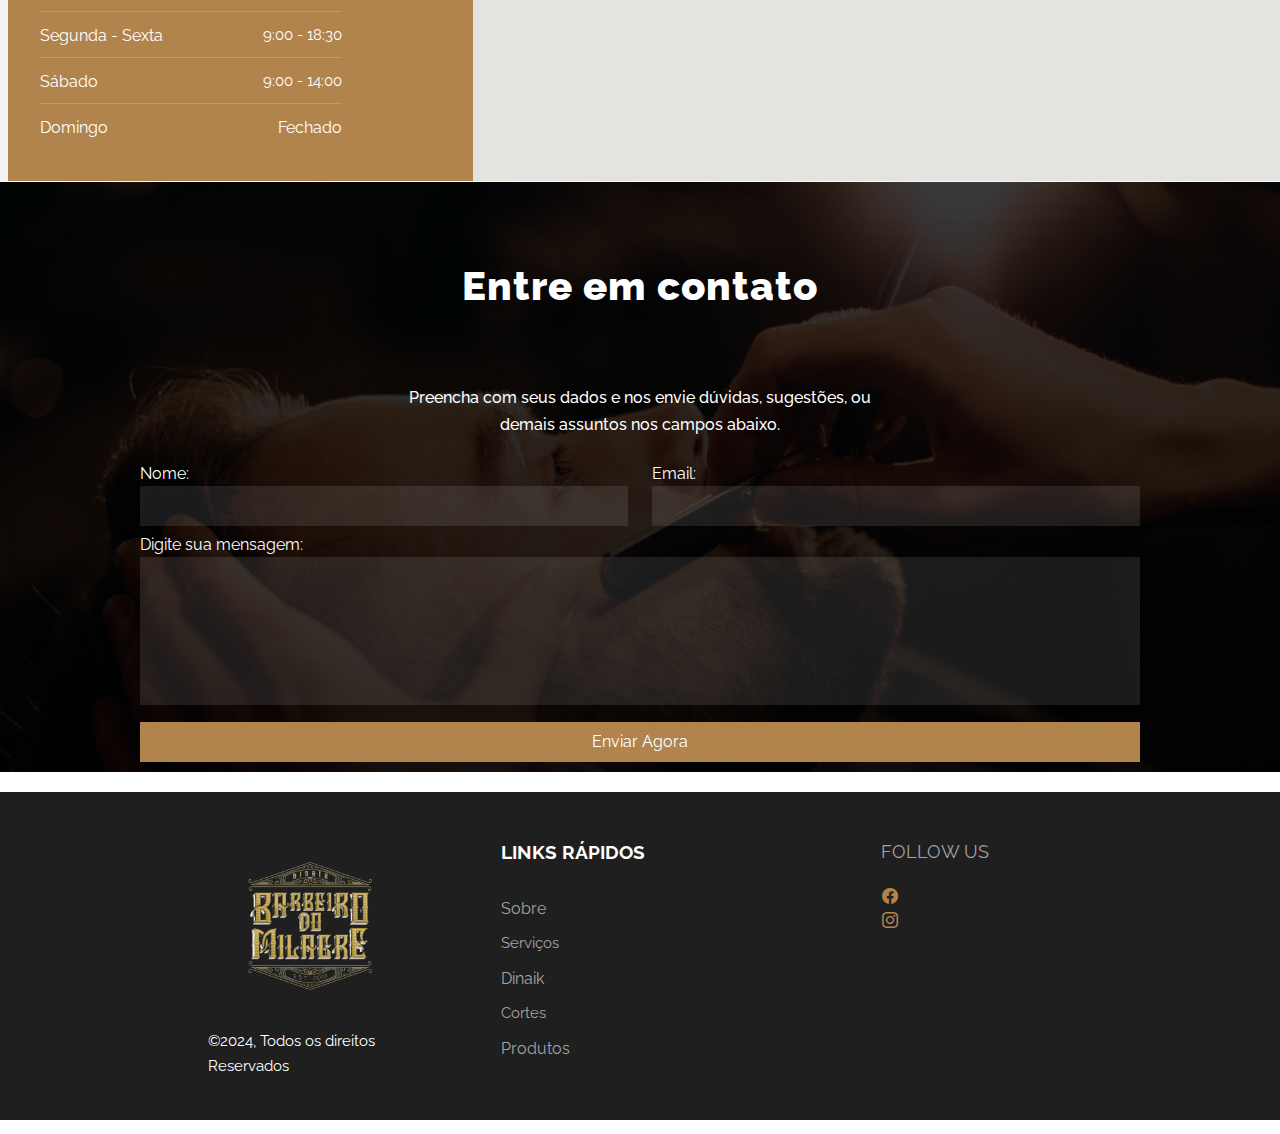
<file: indexNavbar.html>
<!DOCTYPE html>
<html lang="pt-br"> 
<head>
    <meta charset="UTF-8">
    <meta name="viewport" content="width=device-width, initial-scale=1.0">
    <title>Site Dinaik</title>
    <link href="https://cdn.jsdelivr.net/npm/bootstrap@5.3.3/dist/css/bootstrap.min.css" rel="stylesheet" integrity="sha384-QWTKZyjpPEjISv5WaRU9OFeRpok6YctnYmDr5pNlyT2bRjXh0JMhjY6hW+ALEwIH" crossorigin="anonymous">
    <script src="https://cdn.jsdelivr.net/npm/@popperjs/core@2.11.8/dist/umd/popper.min.js" integrity="sha384-I7E8VVD/ismYTF4hNIPjVp/Zjvgyol6VFvRkX/vR+Vc4jQkC+hVqc2pM8ODewa9r" crossorigin="anonymous"></script>
    <script src="https://cdn.jsdelivr.net/npm/bootstrap@5.3.3/dist/js/bootstrap.min.js" integrity="sha384-0pUGZvbkm6XF6gxjEnlmuGrJXVbNuzT9qBBavbLwCsOGabYfZo0T0to5eqruptLy" crossorigin="anonymous"></script>
    <link rel="stylesheet" href="style.css">
    <link rel="stylesheet" href="https://cdn.jsdelivr.net/npm/bootstrap-icons@1.11.3/font/bootstrap-icons.min.css">
    <link rel="preconnect" href="https://fonts.googleapis.com">
    <link rel="preconnect" href="https://fonts.gstatic.com" crossorigin>
    <link href="https://fonts.googleapis.com/css2?family=Oswald:wght@200..700&family=Raleway:ital,wght@0,100..900;1,100..900&display=swap" rel="stylesheet">
</head>
<body>

<!--Cabeçário-->
<div class="conteudo">
    <footer class="bg-body-tertiary text-center text-lg-start">
    <div class="header text-center p-3" style="background-color: rgba(0, 0, 0, 0.05);">
        <i class="bi bi-geo-alt-fill" style="margin-left: 1px; color: #b2844b; margin-right: 5px;">  </i> R. Olegário Maciel, 203 sala 704 - Centro, Patos de Minas - MG 
        <i class="bi bi-telephone-fill" style="margin-left: 40px; color: #b2844b; margin-right: 5px;"></i>(34) 99888-2184
        <i class="bi bi-envelope-fill" style="margin-left: 40px; color: #b2844b; margin-right: 5px;">  </i>dinaik@gmail.com
        <a href="https://www.facebook.com/dinaaik.junio" style="color: #b2844b;"><i class="bi bi-facebook" style="margin: 0 10px 0 60px;"></i></a>
        <a href="https://www.instagram.com/dinaik_/" style="color: #b2844b;"><i class="bi bi-instagram" style="margin: 0 10px;"></i></a>
    </div>

<!--Navbar-->

    <nav class="navbar navbar-expand-lg bg-body-tertiary">
        <div class="container-fluid">
          <a class="navbar-brand" href="https://contate.me/dinaik"><img width="140px" src="imgs/logo_dinaik_page-0001-removebg.png" alt="dinaik" height="" style="margin-left: 80px;"></a>
          <button class="navbar-toggler" type="button" data-bs-toggle="collapse" data-bs-target="#navbarNavAltMarkup" aria-controls="navbarNavAltMarkup" aria-expanded="false" aria-label="Toggle navigation">
            <span class="navbar-toggler-icon"></span>
          </button>
          <div class="collapse navbar-collapse" id="navbarNavAltMarkup">
            <div class="navbar-nav">
              <a class="nav-link" aria-current="page" href="#sobre">Sobre</a>
              <a class="nav-link" href="#serviços">Serviços</a>
              <a class="nav-link" href="#dinaik">Dinaik</a>
              <a class="nav-link" href="#cortes">Cortes</a>
              <a class="nav-link" href="#produtos">Produtos</a>
              <a class="nav-link" href="#loc">Localização</a>
              <a class="nav-link btn-agende" href="https://contate.me/dinaik">Agende Agora</a>
            </div>
          </div>
        </div>
      </nav>

<!--Começo Site-->

      <div style="width: 1350px; height: 485px; padding-right: 0.50px; justify-content: flex-start; align-items: center; display: inline-flex">
        <img style="width: 1367px; height: 485px" src="imgs/fundo-dinaik.png" />
      </div>
      <div style="width: 1349px; height: 505.79px; padding-left: 104.50px; padding-right: 104.50px; justify-content: center; align-items: flex-start; display: inline-flex">
        <div style="flex: 1 1 0; flex-direction: column; justify-content: flex-start; align-items: center; gap: 0px; display: inline-flex">
          <div style="align-self: stretch; justify-content: center; align-items: flex-start; display: inline-flex; margin-top: -100px;">
            <div style="width: 372px; height: 308.80px; position: relative; background: #F2F2F2">
              
              <img style="width: 40px; height: 40px; left: 25px; top: 25px; position: absolute" src="imgs/icone-tesoura.png" />
              <div style="height: 100px; left: 25px; top: 138.80px; position: absolute; flex-direction: column; justify-content: flex-start; align-items: flex-start; display: inline-flex">
                <div class="raleway" style="color: #646464; font-size: 16px;; font-weight: 400; line-height: 25px; word-wrap: break-word">É importande cuidar do seu visual, o seu<br/>modelo de corte de cabelo, definirá a sua<br/>imagem, então preze por um profissional<br/>de qualidade para te preparar.</div>
              </div>
              <div  class="raleway" style="height: 29.90px; padding-bottom: 0.90px; left: 25px; top: 94.10px; position: absolute; flex-direction: column; justify-content: flex-start; align-items: flex-start; display: inline-flex">
                <div style="color: #1F2324; font-size: 24px; font-weight: 700; line-height: 28.80px; word-wrap: break-word">Corte de Cabelo </div>
              </div>
              <div style="width: 322px; left: 25px; top: 258.30px; position: absolute; justify-content: flex-start; align-items: flex-start; display: inline-flex">
                <div  style="color: #646464; font-size: 16px; font-weight: 400; line-height: 25px; word-wrap: break-word">Consulte mais informações</div>
              </div>
            </div>
            <div style="width: 372px; height: 308.80px; position: relative; background: #B2844D">
              <img id="sobre" style="width: 40px; height: 40px; left: 25px; top: 25px; position: absolute" src="imgs/icone-bigode.png" />
              <div style="height: 100px; left: 25px; top: 138.80px; position: absolute; flex-direction: column; justify-content: flex-start; align-items: flex-start; display: inline-flex">
                <div class="raleway" style="color: white; font-size: 16px;; font-weight: 400; line-height: 25px; word-wrap: break-word">A sua barba e o seu bigode, define o seu<br/>charme pessoal, e sempre que feito<br/>por boas mãos, aumentará ainda mais<br/>sua autoestima</div>
              </div>
              <div style="height: 29.90px; padding-bottom: 0.90px; left: 25px; top: 94.10px; position: absolute; flex-direction: column; justify-content: flex-start; align-items: flex-start; display: inline-flex">
                <div class="raleway" style="color: white; font-size: 24px; font-weight: 700; line-height: 28.80px; word-wrap: break-word">Barba e Bigode</div>
              </div>
              <div style="width: 322px; left: 25px; top: 258.30px; position: absolute; justify-content: flex-start; align-items: flex-start; display: inline-flex">
                <div class="raleway" style="color: white; font-size: 16px;  font-weight: 400; line-height: 25px; word-wrap: break-word">Consulte mais informações</div>
              </div>
            </div>
            <div style="width: 372px; height: 308.80px; position: relative; background: #1F1F1F">
              <img style="width: 40px; height: 40px; left: 25px; top: 25px; position: absolute" src="imgs/icone-especial.png" />
              <div style="height: 100px; left: 25px; top: 138.80px; position: absolute; flex-direction: column; justify-content: flex-start; align-items: flex-start; display: inline-flex">
                <div class="raleway" style="color: white; font-size: 16px; font-weight: 400; line-height: 25px; word-wrap: break-word">Para quem gosta de algo diferente, pode<br/>optar por vários outros recursos que<br/>por opinião própria serão escolhidos,<br/>assim adaptando para o seu visual.</div>
              </div>
              <div style="height: 29.90px; padding-bottom: 0.90px; left: 25px; top: 94.10px; position: absolute; flex-direction: column; justify-content: flex-start; align-items: flex-start; display: inline-flex">
                <div class="raleway-title" style="color: white; font-size: 24px; font-weight: 700; line-height: 28.80px; word-wrap: break-word">Especiais</div>
              </div>
              <div style="width: 322px; left: 25px; top: 258.30px; position: absolute; justify-content: flex-start; align-items: flex-start; display: inline-flex">
                <div  class="raleway" style="color: white; font-size: 16px; font-weight: 400; line-height: 25px; word-wrap: break-word">Consulte mais informações</div>
              </div>
            </div>
          </div>
          <div style="align-self: stretch; justify-content: center; align-items: flex-start; display: inline-flex; padding-bottom: -100px;">
            <div style="flex: 1 1 0; align-self: stretch; padding-left: 12px; padding-right: 12px; flex-direction: column; justify-content: flex-start; align-items: flex-start; display: inline-flex">
              <div style="align-self: stretch; padding-top: 63.20px; padding-bottom: 64px; justify-content: space-between; align-items: flex-end; display: inline-flex">
                <div style="align-self: stretch; flex-direction: column; justify-content: flex-start; align-items: flex-start; gap: 10.79px; display: inline-flex">
                  <div  class="raleway" style="color: #1F2324; font-size: 28px; font-weight: 900; line-height: 33.60px; word-wrap: break-word">Marque seu horário ainda hoje.</div>
                  <div style="align-self: stretch; height: 25px; flex-direction: column; justify-content: flex-start; align-items: flex-start; display: flex">
                    <div class="raleway" style="color: #646464; font-size: 16px; font-weight: 400; line-height: 25px; word-wrap: break-word">Marcar um horário online é a maneira mais rápida e fácil de agendar.</div>
                  </div>
                </div>
                <div style="align-self: stretch; padding-bottom: 22.59px; flex-direction: column; justify-content: flex-start; align-items: flex-start; display: inline-flex">
                  <div style="align-self: stretch; height: 46px; padding-top: 10px; padding-bottom: 11px; padding-left: 30px; padding-right: 30px; background: #B2844D; justify-content: center; align-items: center; display: inline-flex">
                    <div class="raleway Serviços" style="text-align: center; color: white; font-size: 15.75px; font-weight: 400; line-height: 25px; word-wrap: break-word"><a class="Serviços" href="#serviços" style="text-decoration: none; color: #fff;">Veja os Serviços</a></div>
                  </div>
                </div>
              </div>
            </div>
          </div>
        </div>
      </div>


      <div style="width: 1350px; height: 152px; padding-bottom: 60px; padding-left: 104.50px; padding-right: 104.50px; justify-content: center; align-items: flex-start; display: inline-flex; margin-top: -150px;">
        <div style="width: 1140px; height: 85px; flex-direction: column; justify-content: flex-start; align-items: flex-start; display: inline-flex">
          <div style="width: 1184px; height: 90px; justify-content: center; align-items: flex-start; display: inline-flex">
            <div style="width: 285px; padding-bottom: 24px; padding-left: 12px; padding-right: 12px; flex-direction: column; justify-content: flex-start; align-items: flex-start; display: inline-flex">
              <div style="align-self: stretch; justify-content: flex-start; align-items: center; display: inline-flex">
                <div style="padding-right: 20px; flex-direction: column; justify-content: flex-start; align-items: flex-start; display: inline-flex">
                  <div style="flex-direction: column; justify-content: center; align-items: flex-start; display: flex">
                    <img style="width: 40px; height: 40px; position: relative" src="imgs/icone-diploma.png" />
                  </div>
                </div>
                <div style="flex-direction: column; justify-content: flex-start; align-items: flex-start; gap: 5.69px; display: inline-flex">
                  <div style="color: #B2844D; font-size: 29.25px;; font-weight: 900; line-height: 25px; word-wrap: break-word">20</div>
                  <div style="align-self: stretch; height: 32px; flex-direction: column; justify-content: flex-start; align-items: flex-start; display: flex">
                    <div style="color: #1F2324; font-size: 14.38px;; font-weight: 800; text-transform: uppercase; line-height: 16px; word-wrap: break-word">diplomas<br/>CONQUISTADOS</div>
                  </div>
                </div>
              </div>
            </div>
            <div style="width: 285px; padding-bottom: 24px; padding-left: 12px; padding-right: 12px; flex-direction: column; justify-content: flex-start; align-items: flex-start; display: inline-flex">
              <div style="align-self: stretch; justify-content: flex-start; align-items: center; display: inline-flex">
                <div style="padding-right: 20px; flex-direction: column; justify-content: flex-start; align-items: flex-start; display: inline-flex">
                  <div style="flex-direction: column; justify-content: center; align-items: flex-start; display: flex">
                    <img style="width: 40px; height: 40px; position: relative" src="imgs/icone-clientes.png" />
                  </div>
                </div>
                <div style="flex-direction: column; justify-content: flex-start; align-items: flex-start; gap: 5.69px; display: inline-flex">
                  <div style="color: #B2844D; font-size: 31.75px;; font-weight: 900; line-height: 25px; word-wrap: break-word">+400</div>
                  <div style="align-self: stretch; height: 32px; flex-direction: column; justify-content: flex-start; align-items: flex-start; display: flex">
                    <div style="color: #1F2324; font-size: 14.62px;; font-weight: 800; text-transform: uppercase; line-height: 16px; word-wrap: break-word">clientes<br/>satisfeitos</div>
                  </div>
                </div>
              </div>
            </div>
            <div style="width: 285px; padding-bottom: 24px; padding-left: 12px; padding-right: 12px; flex-direction: column; justify-content: flex-start; align-items: flex-start; display: inline-flex">
              <div style="align-self: stretch; justify-content: flex-start; align-items: center; display: inline-flex">
                <div style="padding-right: 20px; flex-direction: column; justify-content: flex-start; align-items: flex-start; display: inline-flex">
                  <div style="flex-direction: column; justify-content: center; align-items: flex-start; display: flex">
                    <img style="width: 40px; height: 40px; position: relative" src="imgs/icone-corte.png" />
                  </div>
                </div>
                <div style="flex-direction: column; justify-content: flex-start; align-items: flex-start; gap: 5.69px; display: inline-flex">
                  <div style="color: #B2844D; font-size: 28.88px;; font-weight: 900; line-height: 25px; word-wrap: break-word">+300</div>
                  <div style="align-self: stretch; height: 32px; flex-direction: column; justify-content: flex-start; align-items: flex-start; display: flex">
                    <div style="color: #1F2324; font-size: 14.75px;; font-weight: 800; text-transform: uppercase; line-height: 16px; word-wrap: break-word">cortes<br/>personalizados</div>
                  </div>
                </div>
              </div>
            </div>
            <div style="width: 285px; padding-bottom: 24px; padding-left: 12px; padding-right: 12px; flex-direction: column; justify-content: flex-start; align-items: flex-start; display: inline-flex">
              <div style="align-self: stretch; justify-content: flex-start; align-items: center; display: inline-flex">
                <div style="padding-right: 20px; flex-direction: column; justify-content: flex-start; align-items: flex-start; display: inline-flex">
                  <div style="flex-direction: column; justify-content: center; align-items: flex-start; display: flex">
                    <img style="width: 40px; height: 40px; position: relative" src="imgs/icone-medalha.png" />
                  </div>
                </div>
                <div style="flex-direction: column; justify-content: flex-start; align-items: flex-start; gap: 5.69px; display: inline-flex">
                  <div style="color: #B2844D; font-size: 32px;; font-weight: 900; line-height: 25px; word-wrap: break-word">15</div>
                  <div style="align-self: stretch; height: 30px; flex-direction: column; justify-content: flex-start; align-items: flex-start; display: flex">
                    <div style="color: #1F2324; font-size: 15px;; font-weight: 800; text-transform: uppercase; line-height: 15px; word-wrap: break-word">anos de<br/>experiÃªncia</div>
                  </div>
                </div>
              </div>
            </div> 
          </div>


<div class="conteudo2" style="margin-right: -100px;">


          <div style=" margin-right: 0;   width: 1349px; height: 350.80px; padding-top: 59.40px; padding-bottom: 133.81px; background-image: url(imgs/cortando-o-belo.png); justify-content: center; align-items: flex-start; display: inline-flex">
            <div style="flex: 1 1 0; flex-direction: column; justify-content: flex-start; align-items: flex-start; display: inline-flex">
              <div style="align-self: stretch; padding-left: 237.50px; padding-right: 237.50px; justify-content: center; align-items: center; display: inline-flex">
                <div style="width: 665px; padding-bottom: 48px; padding-left: 12px; padding-right: 12px; flex-direction: column; justify-content: flex-start; align-items: flex-start; gap: 15px; display: inline-flex">
                  <div style="align-self: stretch; height: 44.59px; padding-bottom: 0.59px; padding-left: 248.50px; padding-right: 248.50px; flex-direction: column; justify-content: flex-start; align-items: center; display: flex">
                    <div style="width: 236px; text-align: center; color: white; font-size: 35.44px; font-family: raleway; font-weight: 900; line-height: 43.20px; word-wrap: break-word">SERVIÇOS</div>
                  </div>
                  <div style="align-self: stretch; height: 50px; padding-left: 27.13px; padding-right: 27.12px; flex-direction: column; justify-content: flex-start; align-items: center; display: flex">
                    <div style="align-self: stretch; text-align: center; color: white; font-size: 18px; font-family: raleway; font-weight: 600; line-height: 25px; word-wrap: break-word">Combinando técnicas tradicionais com estilos modernos, oferecendo serviços de corte, coloração e barbear.</div>
                  </div>
                </div> 
              </div>
            </div>
          </div>
          <div style="width: 1349px; height: 461px; padding-bottom: 60px; padding-left: 104.50px; padding-right: 104.50px; flex-direction: column; justify-content: flex-start; align-items: center; display: inline-flex">
            <div style="height: 401px; flex-direction: column; justify-content: flex-start; align-items: flex-start; display: flex">
              <div style="align-self: stretch; height: 401px; justify-content: center; align-items: flex-start; display: inline-flex">
                <div style="flex: 1 1 0; align-self: stretch; padding-left: 12px; padding-right: 12px; flex-direction: column; justify-content: flex-start; align-items: flex-start; display: inline-flex; margin-top: -150px;">
                  <div style="align-self: stretch; height: 401px; flex-direction: column; justify-content: flex-start; align-items: flex-start; display: flex">
                    <div style="align-self: stretch; height: 70px; justify-content: flex-start; align-items: flex-start; display: inline-flex">
                      <div style="flex: 1 1 0; align-self: stretch; flex-direction: column; justify-content: flex-start; align-items: flex-start; display: inline-flex">
                        <div style="align-self: stretch; height: 70px; padding-top: 20px; padding-bottom: 20px; padding-left: 106.53px; padding-right: 106.55px; background: #B2844D; justify-content: center; align-items: flex-start; display: inline-flex">
                          <div id="serviços" style="flex: 1 1 0; text-align: center; color: white; font-size: 36px; font-family: raleway; font-weight: 200; text-transform: uppercase; line-height: 26px; word-wrap: break-word">VALORES DOS SERVIÇOS</div>
                        </div>
                      </div>
                    </div>
                    <div style="align-self: stretch; height: 331px; padding-top: 48px; padding-bottom: 15px; padding-left: 36px; padding-right: 36px; background: white; box-shadow: 0px 5px 15px rgba(0, 0, 0, 0.10); flex-direction: column; justify-content: flex-start; align-items: flex-start; display: flex">
                      <div style="width: 1044px; height: 342px; position: relative">
                        <div style="height: 139px; padding-bottom: 25px; padding-left: 12px; padding-right: 12px; left: 0px; top: 0.05px; position: absolute; flex-direction: column; justify-content: flex-start; align-items: flex-start; gap: 15px; display: inline-flex">
                          <div style="align-self:center; justify-content: space-between; align-items: center; display: inline-flex">
                            <div style="flex-direction: column; justify-content: flex-start; align-items: flex-start; display: inline-flex">
                              <div style="width: 522px; height: 25px; left: 320.50px; color: #1F2324; font-size: 20px; font-family: raleway; font-weight: 600; line-height: 24px; word-wrap: break-word;">Faz completo CHEFE</div>
                            </div>
                            <div style="flex-direction: column; justify-content: flex-start; align-items: flex-start; display: inline-flex">
                              <div style="width: 522px; height: 114px; left: 320.50px; top: 0px; position: absolute; display: inline-flex color #1F2324; font-size: 18.59px ; font-family: raleway; font-weight: 400; line-height: 24px; word-wrap: break-word">Escolha o seu pacote</div>
                            </div>
                          </div>
                          <div style="align-self: stretch; height: 75px; flex-direction: column; justify-content: flex-start; align-items: flex-start; display: flex">
                            <div style="align-self: stretch; color: #646464; font-size: 16px; font-family: raleway; font-weight: 400; line-height: 25px; word-wrap: break-word">Cabelo e barba                                                                            R$70<br/>Cabelo e sobrancelha                                                                 R$55<br/>Cabelo, barba e sobrancelha                                                     R$90</div>
                          </div>
                        </div>
                        <div style="width: 522px; height: 28px; padding-bottom: 25px; padding-left: 12px; padding-right: 12px; left: 0.50px; top: 131px; position: absolute; flex-direction: column; justify-content: flex-start; align-items: flex-start; gap: 20px; display: inline-flex">
                          <div style="align-self: stretch; justify-content: space-between; align-items: center; display: inline-flex">
                            <div style="flex-direction: column; justify-content: flex-start; align-items: flex-start; display: inline-flex">
                              <div style="color: #1F2324; font-size: 20px; font-family: raleway; font-weight: 600; line-height: 24px; word-wrap: break-word">Corte</div>
                            </div>
                            <div style="flex-direction: column; justify-content: flex-start; align-items: flex-start; display: inline-flex">
                              <div style="color: #1F2324; font-size: 18.59px; font-family: raleway; font-weight: 400; line-height: 24px; word-wrap: break-word;">R$35</div>
                            </div>
                          </div>
                        </div>
                        <div style="width: 522px; height: 31px; padding-bottom: 25px; padding-left: 12px; padding-right: 12px; left: 0.50px; top: 171px; position: absolute; flex-direction: column; justify-content: flex-start; align-items: flex-start; gap: 20px; display: inline-flex">
                          <div style="align-self: stretch; justify-content: space-between; align-items: center; display: inline-flex">
                            <div style="flex-direction: column; justify-content: flex-start; align-items: flex-start; display: inline-flex">
                              <div style="color: #1F2324; font-size: 20px; font-family: raleway; font-weight: 600; line-height: 24px; word-wrap: break-word">Barba</div>
                            </div>
                            <div style="flex-direction: column; justify-content: flex-start; align-items: flex-start; display: inline-flex">
                              <div style="color: #1F2324; font-size: 18.59px; font-family: raleway; font-weight: 400; line-height: 24px; word-wrap: break-word">R$35</div>
                            </div>
                          </div>
                        </div>
                        <div style="width: 522px; height: 24px; padding-bottom: 25px; padding-left: 12px; padding-right: 12px; left: 0px; top: 209.05px; position: absolute; flex-direction: column; justify-content: flex-start; align-items: flex-start; gap: 20px; display: inline-flex">
                          <div style="align-self: stretch; justify-content: space-between; align-items: center; display: inline-flex">
                            <div style="flex-direction: column; justify-content: flex-start; align-items: flex-start; display: inline-flex">
                              <div style="color: #1F2324; font-size: 20px; font-family: raleway; font-weight: 600; line-height: 24px; word-wrap: break-word">Sobrancelha</div>
                            </div>
                            <div style="flex-direction: column; justify-content: flex-start; align-items: flex-start; display: inline-flex">
                              <div style="color: #1F2324; font-size: 18.59px; font-family: raleway; font-weight: 400; line-height: 24px; word-wrap: break-word">R$20</div>
                            </div>
                          </div>
                        </div>
                        <div style="width: 498px; height: 24px; left: 534.50px; top: 209px; position: absolute; justify-content: space-between; align-items: center; display: inline-flex">
                          <div style="flex-direction: column; justify-content: flex-start; align-items: flex-start; display: inline-flex">
                            <div style="color: #1F2324; font-size: 20px; font-family: raleway; font-weight: 600; line-height: 24px; word-wrap: break-word">Bigodin Finim</div>
                          </div>
                          <div style="flex-direction: column; justify-content: flex-start; align-items: flex-start; display: inline-flex">
                            <div style="color: #1F2324; font-size: 18.59px; font-family: raleway; font-weight: 400; line-height: 24px; word-wrap: break-word">R$5</div>
                          </div>
                        </div>
                        <div style="width: 522px; height: 31px; padding-bottom: 25px; padding-left: 12px; padding-right: 12px; left: 522.50px; top: 171px; position: absolute; flex-direction: column; justify-content: flex-start; align-items: flex-start; gap: 20px; display: inline-flex">
                          <div style="align-self: stretch; justify-content: space-between; align-items: center; display: inline-flex">
                            <div style="flex-direction: column; justify-content: flex-start; align-items: flex-start; display: inline-flex">
                              <div style="color: #1F2324; font-size: 20px; font-family: raleway; font-weight: 600; line-height: 24px; word-wrap: break-word">Pezinho</div>
                            </div>
                            <div style="flex-direction: column; justify-content: flex-start; align-items: flex-start; display: inline-flex">
                              <div style="color: #1F2324; font-size: 18.59px; font-family: raleway; font-weight: 400; line-height: 24px; word-wrap: break-word">R$20</div>
                            </div>
                          </div>
                        </div>
                        <div style="width: 522px; height: 28px; padding-bottom: 25px; padding-left: 12px; padding-right: 12px; left: 522.50px; top: 131px; position: absolute; flex-direction: column; justify-content: flex-start; align-items: flex-start; gap: 20px; display: inline-flex">
                          <div style="align-self: stretch; justify-content: space-between; align-items: center; display: inline-flex">
                            <div style="flex-direction: column; justify-content: flex-start; align-items: flex-start; display: inline-flex">
                              <div style="color: #1F2324; font-size: 20px; font-family: raleway; font-weight: 600; line-height: 24px; word-wrap: break-word">Freestyle</div>
                            </div>
                            <div style="flex-direction: column; justify-content: flex-start; align-items: flex-start; display: inline-flex">
                              <div style="color: #1F2324; font-size: 18.59px; font-family: raleway; font-weight: 400; line-height: 24px; word-wrap: break-word">A partir de R$15</div>
                            </div>
                          </div>
                        </div>
                        <div style="width: 522px; height: 114px; padding-bottom: 25px; padding-left: 12px; padding-right: 12px; left: 521.50px; top: 0px; position: absolute; flex-direction: column; justify-content: flex-start; align-items: flex-start; gap: 15px; display: inline-flex">
                          <div style="align-self: stretch; justify-content: space-between; align-items: center; display: inline-flex">
                            <div style="flex-direction: column; justify-content: flex-start; align-items: flex-start; display: inline-flex">
                              <div style="color: #1F2324; font-size: 20px; font-family: raleway; font-weight: 600; line-height: 24px; word-wrap: break-word">Química </div>
                            </div>
                            <div style="flex-direction: column; justify-content: flex-start; align-items: flex-start; display: inline-flex">
                              <div style="color: #1F2324; font-size: 18.59px; font-family: raleway; font-weight: 400; line-height: 24px; word-wrap: break-word">Escolha o serviço</div>
                            </div>
                          </div>
                          <div style="align-self: stretch; height: 75px; flex-direction: column; justify-content: flex-start; align-items: flex-start; display: flex">
                            <div style= "align-self: stretch"><span style="color: #646464; font-size: 16px; font-family: raleway; font-weight: 400; line-height: 25px; word-wrap: break-word">Luzes                                                                        a partir de </span><span style="color: #646464; font-size: 16px; font-family: raleway; font-weight: 400; line-height: 25px; word-wrap: break-word">R$150<br/></span><span style="color: #646464; font-size: 16px; font-family: raleway; font-weight: 400; line-height: 25px; word-wrap: break-word">Platinado                                                                  a partir de R$150<br/>Pigmentação                                                            a partir de </span><span style="color: #646464; font-size: 16px; font-family: raleway; font-weight: 400; line-height: 25px; word-wrap: break-word">R$150</span></div>
                          </div>
                        </div>
                        <div style="width: 374px; height: 0px; left: 79.50px; top: 145px; position: absolute; border: 1px #B2844D solid"></div>
                        <div style="width: 374px; height: 0px; left: 79.50px; top: 183px; position: absolute; border: 1px #B2844D solid"></div>
                        <div style="width: 307px; height: 0px; left: 146.50px; top: 223px; position: absolute; background: #D9D9D9; border: 1px #B2844D solid"></div>
                        <div style="width: 240px; height: 0px; left: 641.50px; top: 145px; position: absolute; border: 1px #B2844D solid"></div>
                        <div style="width: 346px; height: 0px; left: 624.50px; top: 183px; position: absolute; border: 1px #B2844D solid"></div>
                        <div style="width: 307px; height: 0px; left: 678.50px; top: 223px; position: absolute; background: #D9D9D9; border: 1px #B2844D solid"></div>
                      </div>
                    </div>
                  </div>
                </div>
              </div>
            </div>
          </div>
        </div>   
            

        <!--Parte Zero ( Sobre o Dinaik))-->

        <h1 id="dinaik" class="title" style="margin-top: -200px; margin-bottom: 50px;">QUEM É DINAIK</h1>
  <p class="d-flex justify-content-center">Mais conhecido como Barbeiro do Milagre, apelido que veio pelo seu dom na barbearia. Dinaik é um jovem nascido na comunidade, que sempre sonhou pelo bem de sua família, e que herdou de seu avô a paixão pela profissão de Barbeiro.</p>

        <div class="card mb-3" >
          <div class="row g-0">
            <div class="col-md-4">
              <img src="imgs/Captura de tela 2024-06-10 083406.png" class="img-fluid rounded-start" alt="...">
            </div>
            <div class="col-md-8">
              <div class="card-body">
                <h5 class="card-title">Dinaik Junio</h5>
                <p class="card-text" style="margin-top: -10px;"><small class="text-body-secondary">BARBEIRO DO MILAGRE</small></p>
                <p class="card-text">Seguro e consistente em tudo que faz, domina em suas mãos as técnicas perfeitas para renovar e aumentar a auto estima de seus clientes. Todos que o acompanham, admiram pela sua humildade e lealdade.</p>
                
              </div>
            </div>
          </div>
        </div>

<!--Parte de Cortes (João Pedro)-->

    <div id="cortes" style="align-self: stretch; text-align: center; color: #1F2324; font-size: 34.03px; font-family: raleway; font-weight: 900; line-height: 43.20px; word-wrap: break-word; padding: 50px;">
      CORTES
      <div style="align-self: stretch; text-align: center; color: black; font-size: 18px; font-family: raleway; font-weight: 400; line-height: 25px; word-wrap: break-word">
        Confira alguns de seus trabalhos realizado.
      </div>
    </div>
  </div>
</div>
        
    <div class="conteudo3">
    <div style="background-color: #f2f2f2;" class="container text-center">
        <div class="row row-cols-3">
            <div class="col">
                <div style="margin-right: -60px;" class="col">
                    <img style="margin-bottom: 10px; width: 350px; height: 250px;" src="imgs/corte-gemeos.png" alt="">
                    <img style="width: 350px; height: 250px;" src="imgs/corte-moica.png" alt="">
                </div>
            </div>

            <div style="margin-right: -60px;" class="col">
                <img style="width: 300px; height: 510px;" src="imgs/corte-surfista.png" alt="">
            </div>

            <div style="margin-right: -60px;" class="col">
                <img src="imgs/corte-platinado.png" alt="">
            </div>
          
        </div>
    </div>
</div>


<!--Produtors (arthur)-->


<div id="produtos" style="width: 1349px; height: 980.99px; padding-top: 59.40px; padding-bottom: 60px; padding-left: 104.50px; padding-right: 104.50px; background: #F2F2F2; justify-content: center; align-items: flex-start; display: inline-flex">
  <div style="flex: 1 1 0; flex-direction: column; justify-content: flex-start; align-items: flex-start; gap: 0px; display: inline-flex">
    <div style="align-self: stretch; padding-left: 237.50px; padding-right: 237.50px; justify-content: center; align-items: center; display: inline-flex">
      <div style="width: 665px; padding-bottom: 48px; padding-left: 12px; padding-right: 12px; flex-direction: column; justify-content: flex-start; align-items: flex-start; gap: 15px; display: inline-flex">
        <div style="align-self: stretch; height: 44.59px; padding-bottom: 0.59px; padding-left: 169.66px; padding-right: 169.67px; flex-direction: column; justify-content: flex-start; align-items: center; display: flex">
          <div style="align-self: stretch; text-align: center; color: #1F2324; font-size: 36px; font-family: raleway; font-weight: 700; line-height: 43.20px; word-wrap: break-word">Produtos</div>
        </div>
        <div style="align-self: stretch; height: 50px; padding-left: 27.13px; padding-right: 27.12px; flex-direction: column; justify-content: flex-start; align-items: center; display: flex">
          <div style="align-self: stretch; text-align: center; color: black; font-size: 18px; font-family: raleway; font-weight: 400; line-height: 25px; word-wrap: break-word">Um bom cabelo, acompanhado de um bom corte, necessita de bons produtos e de cuidados devidos. </div>
        </div>
      </div>
    </div>
    <div style="width: 1140px; height: 704px; position: relative">
      <div style="height: 352px; padding-bottom: 24px; left: 0px; top: 0px; position: absolute; flex-direction: column; justify-content: flex-start; align-items: flex-start; display: inline-flex">
        <div style="align-self: stretch; height: 328px; padding-left: 12px; padding-right: 12px; flex-direction: column; justify-content: center; align-items: flex-start; display: flex">
          <div style="align-self: stretch; height: 328px; padding: 25px; background: white; flex-direction: column; justify-content: flex-start; align-items: flex-start; gap: 20px; display: flex">
            <div style="align-self: stretch; justify-content: center; align-items: center; display: inline-flex">
              <img style="width: 211px; height: 150px; position: relative" src="imgs/espuma-de-barbear.png" />
            </div>
            <div style="width: 211px; height: 108px; position: relative">
              <div style="height: 24px; left: 0px; top: 0px; position: absolute; flex-direction: column; justify-content: flex-start; align-items: flex-start; display: inline-flex">
                <div style="color: #1F2324; font-size: 20px; font-family: raleway; font-weight: 400; line-height: 24px; word-wrap: break-word">Creme de Barbear</div>
              </div>
              <div style="height: 24px; left: 0px; top: 59px; position: absolute; flex-direction: column; justify-content: flex-start; align-items: flex-start; display: inline-flex">
                <div style="color: #1F2324; font-size: 18.28px; font-family: raleway; font-weight: 400; line-height: 24px; word-wrap: break-word">R$35.00</div>
              </div>
              <div style="height: 25px; left: 0px; top: 83px; position: absolute; flex-direction: column; justify-content: flex-start; align-items: flex-start; display: inline-flex">
                <div style="color: #646464; font-size: 16px; font-family: raleway; font-weight: 400; line-height: 25px; word-wrap: break-word">Acessórios de Higiene</div>
              </div>
            </div>
          </div>
        </div>
      </div>
      <div style="height: 352px; padding-bottom: 24px; left: 285px; top: 0px; position: absolute; flex-direction: column; justify-content: flex-start; align-items: flex-start; display: inline-flex">
        <div style="align-self: stretch; height: 328px; padding-left: 12px; padding-right: 12px; flex-direction: column; justify-content: center; align-items: flex-start; display: flex">
          <div style="align-self: stretch; height: 328px; padding: 25px; background: white; flex-direction: column; justify-content: flex-start; align-items: flex-start; gap: 20px; display: flex">
            <div style="align-self: stretch; justify-content: center; align-items: center; display: inline-flex">
              <img style="width: 211px; height: 150px; position: relative" src="imgs/pente-de-cabelo.png" />
            </div>
            <div style="width: 211px; height: 108px; position: relative">
              <div style="height: 24px; left: 0px; top: 0px; position: absolute; flex-direction: column; justify-content: flex-start; align-items: flex-start; display: inline-flex">
                <div style="color: #1F2324; font-size: 20px; font-family: raleway; font-weight: 400; line-height: 24px; word-wrap: break-word">Pente de Cabelo </div>
              </div>
              <div style="height: 24px; left: 0px; top: 59px; position: absolute; flex-direction: column; justify-content: flex-start; align-items: flex-start; display: inline-flex">
                <div style="color: #1F2324; font-size: 18.44px; font-family: raleway; font-weight: 400; line-height: 24px; word-wrap: break-word">R$20.00</div>
              </div>
              <div style="height: 25px; left: 0px; top: 83px; position: absolute; flex-direction: column; justify-content: flex-start; align-items: flex-start; display: inline-flex">
                <div style="color: #646464; font-size: 16px; font-family: raleway; font-weight: 400; line-height: 25px; word-wrap: break-word">Acessórios de Higiene</div>
              </div>
            </div>
          </div>
        </div>
      </div>
      <div style="height: 352px; padding-bottom: 24px; left: 570px; top: 0px; position: absolute; flex-direction: column; justify-content: flex-start; align-items: flex-start; display: inline-flex">
        <div style="align-self: stretch; height: 328px; padding-left: 12px; padding-right: 12px; flex-direction: column; justify-content: center; align-items: flex-start; display: flex">
          <div style="align-self: stretch; height: 328px; padding: 25px; background: white; flex-direction: column; justify-content: flex-start; align-items: flex-start; gap: 20px; display: flex">
            <div style="align-self: stretch; justify-content: center; align-items: center; display: inline-flex">
              <img style="width: 211px; height: 150px; position: relative" src="imgs/oleo-de-coco.png" />
            </div>
            <div style="width: 211px; height: 108px; position: relative">
              <div style="height: 24px; left: 0px; top: 0px; position: absolute; flex-direction: column; justify-content: flex-start; align-items: flex-start; display: inline-flex">
                <div style="color: #1F2324; font-size: 20px; font-family: raleway; font-weight: 400; line-height: 24px; word-wrap: break-word">Óleo de coco </div>
              </div>
              <div style="height: 24px; left: 0px; top: 59px; position: absolute; flex-direction: column; justify-content: flex-start; align-items: flex-start; display: inline-flex">
                <div style="color: #1F2324; font-size: 18.28px; font-family: raleway; font-weight: 400; line-height: 24px; word-wrap: break-word">R$35.00</div>
              </div>
              <div style="height: 25px; left: 0px; top: 83px; position: absolute; flex-direction: column; justify-content: flex-start; align-items: flex-start; display: inline-flex">
                <div style="color: #646464; font-size: 16px; font-family: raleway; font-weight: 400; line-height: 25px; word-wrap: break-word">Acessórios de Higiene</div>
              </div>
            </div>
          </div>
        </div>
      </div>
      <div style="height: 352px; padding-bottom: 24px; left: 855px; top: 0px; position: absolute; flex-direction: column; justify-content: flex-start; align-items: flex-start; display: inline-flex">
        <div style="align-self: stretch; height: 328px; padding-left: 12px; padding-right: 12px; flex-direction: column; justify-content: center; align-items: flex-start; display: flex">
          <div style="align-self: stretch; height: 328px; padding: 25px; background: white; flex-direction: column; justify-content: flex-start; align-items: flex-start; gap: 20px; display: flex">
            <div style="align-self: stretch; justify-content: center; align-items: center; display: inline-flex">
              <img style="width: 211px; height: 150px; position: relative" src="imgs/kit-pente.png" />
            </div>
            <div style="width: 211px; height: 108px; position: relative">
              <div style="height: 24px; left: 0px; top: 0px; position: absolute; flex-direction: column; justify-content: flex-start; align-items: flex-start; display: inline-flex">
                <div style="color: #1F2324; font-size: 20px; font-family: raleway; font-weight: 400; line-height: 24px; word-wrap: break-word">Kit de auto-cuidado</div>
              </div>
              <div style="height: 24px; left: 0px; top: 59px; position: absolute; flex-direction: column; justify-content: flex-start; align-items: flex-start; display: inline-flex">
                <div style="color: #1F2324; font-size: 18.75px; font-family: raleway; font-weight: 400; line-height: 24px; word-wrap: break-word">R$70.00</div>
              </div>
              <div style="height: 25px; left: 0px; top: 83px; position: absolute; flex-direction: column; justify-content: flex-start; align-items: flex-start; display: inline-flex">
                <div style="color: #646464; font-size: 16px; font-family: raleway; font-weight: 400; line-height: 25px; word-wrap: break-word">Acessórios de Higiene</div>
              </div>
            </div>
          </div>
        </div>
      </div>
      <div style="height: 352px; padding-bottom: 24px; left: 0px; top: 352px; position: absolute; flex-direction: column; justify-content: flex-start; align-items: flex-start; display: inline-flex">
        <div style="align-self: stretch; height: 328px; padding-left: 12px; padding-right: 12px; flex-direction: column; justify-content: center; align-items: flex-start; display: flex">
          <div style="align-self: stretch; height: 328px; padding: 25px; background: white; flex-direction: column; justify-content: flex-start; align-items: flex-start; gap: 20px; display: flex">
            <div style="align-self: stretch; justify-content: center; align-items: center; display: inline-flex">
              <img style="width: 211px; height: 150px; position: relative" src="imgs/secador.png" />
            </div>
            <div style="width: 211px; height: 108px; position: relative">
              <div style="height: 24px; left: 0px; top: 0px; position: absolute; flex-direction: column; justify-content: flex-start; align-items: flex-start; display: inline-flex">
                <div style="color: #1F2324; font-size: 20px; font-family: raleway; font-weight: 400; line-height: 24px; word-wrap: break-word">Secador de Cabelo</div>
              </div>
              <div style="height: 24px; left: 0px; top: 59px; position: absolute; flex-direction: column; justify-content: flex-start; align-items: flex-start; display: inline-flex">
                <div style="color: #1F2324; font-size: 18.28px; font-family: raleway; font-weight: 400; line-height: 24px; word-wrap: break-word">R$290.00</div>
              </div>
              <div style="height: 25px; left: 0px; top: 83px; position: absolute; flex-direction: column; justify-content: flex-start; align-items: flex-start; display: inline-flex">
                <div style="color: #646464; font-size: 16px; font-family: raleway; font-weight: 400; line-height: 25px; word-wrap: break-word">Acessórios de Higiene</div>
              </div>
            </div>
          </div>
        </div>
      </div>
      <div style="height: 352px; padding-bottom: 24px; left: 285px; top: 352px; position: absolute; flex-direction: column; justify-content: flex-start; align-items: flex-start; display: inline-flex">
        <div style="align-self: stretch; height: 328px; padding-left: 12px; padding-right: 12px; flex-direction: column; justify-content: center; align-items: flex-start; display: flex">
          <div style="align-self: stretch; height: 328px; padding: 25px; background: white; flex-direction: column; justify-content: flex-start; align-items: flex-start; gap: 20px; display: flex">
            <div style="align-self: stretch; justify-content: center; align-items: center; display: inline-flex">
              <img style="width: 211px; height: 150px; position: relative" src="imgs/pomada.png" />
            </div>
            <div style="width: 211px; height: 108px; position: relative">
              <div style="height: 24px; left: 0px; top: 0px; position: absolute; flex-direction: column; justify-content: flex-start; align-items: flex-start; display: inline-flex">
                <div style="color: #1F2324; font-size: 20px; font-family: raleway; font-weight: 400; line-height: 24px; word-wrap: break-word">Pomada de cabelo</div>
              </div>
              <div style="height: 24px; left: 0px; top: 59px; position: absolute; flex-direction: column; justify-content: flex-start; align-items: flex-start; display: inline-flex">
                <div style="color: #1F2324; font-size: 19.22px; font-family: raleway; font-weight: 400; line-height: 24px; word-wrap: break-word">R$60.00</div>
              </div>
              <div style="height: 25px; left: 0px; top: 83px; position: absolute; flex-direction: column; justify-content: flex-start; align-items: flex-start; display: inline-flex">
                <div style="color: #646464; font-size: 16px; font-family: raleway; font-weight: 400; line-height: 25px; word-wrap: break-word">Acessórios de Higiene</div>
              </div>
            </div>
          </div>
        </div>
      </div>
      <div style="height: 352px; padding-bottom: 24px; left: 570px; top: 352px; position: absolute; flex-direction: column; justify-content: flex-start; align-items: flex-start; display: inline-flex">
        <div style="align-self: stretch; height: 328px; padding-left: 12px; padding-right: 12px; flex-direction: column; justify-content: center; align-items: flex-start; display: flex">
          <div style="align-self: stretch; height: 328px; padding: 25px; background: white; flex-direction: column; justify-content: flex-start; align-items: flex-start; gap: 20px; display: flex">
            <div style="align-self: stretch; justify-content: center; align-items: center; display: inline-flex">
              <img style="width: 211px; height: 150px; position: relative" src="imgs/lamina-de-barbear.png" />
            </div>
            <div style="width: 211px; height: 108px; position: relative">
              <div style="height: 24px; left: 0px; top: 0px; position: absolute; flex-direction: column; justify-content: flex-start; align-items: flex-start; display: inline-flex">
                <div style="color: #1F2324; font-size: 20px; font-family: raleway; font-weight: 400; line-height: 24px; word-wrap: break-word">Lâmina de Barbear</div>
              </div>
              <div style="height: 24px; left: 0px; top: 59px; position: absolute; flex-direction: column; justify-content: flex-start; align-items: flex-start; display: inline-flex">
                <div style="color: #1F2324; font-size: 18.28px; font-family: raleway; font-weight: 400; line-height: 24px; word-wrap: break-word">R$35.00</div>
              </div>
              <div style="height: 25px; left: 0px; top: 83px; position: absolute; flex-direction: column; justify-content: flex-start; align-items: flex-start; display: inline-flex">
                <div style="color: #646464; font-size: 16px; font-family: raleway; font-weight: 400; line-height: 25px; word-wrap: break-word">Acessórios de Higiene</div>
              </div>
            </div>
          </div>
        </div>
      </div>
      <div style="height: 352px; padding-bottom: 24px; left: 855px; top: 352px; position: absolute; flex-direction: column; justify-content: flex-start; align-items: flex-start; display: inline-flex">
        <div style="align-self: stretch; height: 328px; padding-left: 12px; padding-right: 12px; flex-direction: column; justify-content: center; align-items: flex-start; display: flex">
          <div style="align-self: stretch; height: 328px; padding: 25px; background: white; flex-direction: column; justify-content: flex-start; align-items: flex-start; gap: 20px; display: flex">
            <div style="align-self: stretch; justify-content: center; align-items: center; display: inline-flex">
              <img style="width: 211px; height: 150px; position: relative" src="imgs/tesoura-png.png" />
            </div>
            <div style="width: 211px; height: 108px; position: relative">
              <div style="height: 24px; left: 0px; top: 0px; position: absolute; flex-direction: column; justify-content: flex-start; align-items: flex-start; display: inline-flex">
                <div style="color: #1F2324; font-size: 19.69px; font-family: raleway; font-weight: 400; line-height: 24px; word-wrap: break-word">Tesoura de Cabelo</div>
              </div>
              <div style="width: 211px; padding-top: 2770px; left: -1px; top: -2732.32px; position: absolute; justify-content: flex-start; align-items: flex-start; gap: 4.40px; display: inline-flex">
            
              </div>
              <div style="height: 24px; left: 0px; top: 59px; position: absolute; flex-direction: column; justify-content: flex-start; align-items: flex-start; display: inline-flex">
                <div style="color: #1F2324; font-size: 19.22px; font-family: raleway; font-weight: 400; line-height: 24px; word-wrap: break-word">R$125.00</div>
              </div>
              <div style="height: 25px; left: 0px; top: 83px; position: absolute; flex-direction: column; justify-content: flex-start; align-items: flex-start; display: inline-flex">
                <div style="color: #646464; font-size: 16px; font-family: raleway; font-weight: 400; line-height: 25px; word-wrap: break-word">Acessórios de Higiene</div>
              </div>
            </div>
          </div>
        </div>
      </div>
    </div>
  </div>
</div>






<!--Localização (Dudu)-->

<div style="width: 1349px; height: 196.99px; padding-left: 104.50px; padding-right: 104.50px; justify-content: center; align-items: flex-start; display: inline-flex">
  <div style="flex: 1 1 0; flex-direction: column; justify-content: flex-start; align-items: flex-start; display: inline-flex">
    <div style="align-self: stretch; height: 196.99px; justify-content: center; align-items: flex-start; display: inline-flex">
      <div style="flex: 1 1 0; align-self: stretch; padding-left: 12px; padding-right: 12px; flex-direction: column; justify-content: flex-start; align-items: flex-start; display: inline-flex">
        <div style="align-self: stretch; padding-top: 63.20px; padding-bottom: 64px; justify-content: space-between; align-items: flex-end; display: inline-flex">
          <div style="align-self: stretch; flex-direction: column; justify-content: flex-start; align-items: flex-start; gap: 10.79px; display: inline-flex">
            <div id="loc" style="color: #1F2324; font-size: 28px; font-family: raleway; font-weight: 900; line-height: 33.60px; word-wrap: break-word">Marque seu horário ainda hoje.</div>
            <div style="align-self: stretch; height: 25px; flex-direction: column; justify-content: flex-start; align-items: flex-start; display: flex">
              <div style="color: #646464; font-size: 16px; font-family: raleway; font-weight: 400; line-height: 25px; word-wrap: break-word">Marcar um horário online é a maneira mais rápida e fácil de agendar. </div>
            </div>
          </div>
          <div style="align-self: stretch; padding-bottom: 22.59px; flex-direction: column; justify-content: flex-start; align-items: flex-start; display: inline-flex">
            <div style="align-self: stretch; height: 46px; padding-top: 10px; padding-bottom: 11px; padding-left: 30px; padding-right: 30px; background: #B2844D; justify-content: center; align-items: center; display: inline-flex">
              <div  style="text-align: center; color: white; font-size: 16px; font-family: raleway; font-weight: 400; line-height: 25px; word-wrap: break-word"><a class="Serviços" href="https://contate.me/dinaik" style="text-decoration: none; color: white;">Entre em Contato </a></div>
            </div>
          </div>
        </div>
      </div>
    </div>
  </div>
</div>
<div style="width: 1300px; height: 462px; padding-left: 104.50px; padding-right: 104.50px; background: #F2F2F2; justify-content: center; align-items: flex-start; display: inline-flex">
  <div style="flex: 1 1 0; padding-left: 18px; padding-right: 12px; flex-direction: column; justify-content: flex-start; align-items: flex-start; display: inline-flex">
    <div style="align-self: stretch; height: 462px; justify-content: center; align-items: flex-start; display: inline-flex">
      <div style="width: 290px; align-self: stretch; flex-direction: column; justify-content: flex-start; align-items: flex-start; display: inline-flex">  
        <div style="width: 465px; height: 462px; position: relative; background: #B2844D">
          <div style="height: 187px; left: 32px; top: 243px; position: absolute; flex-direction: column; justify-content: flex-start; align-items: flex-start; gap: 25px; display: inline-flex">
            <div style="align-self: stretch; height: 24px; flex-direction: column; justify-content: flex-start; align-items: flex-start; display: flex">
              <div style="align-self: stretch; color: white; font-size: 19.38px; font-family: raleway; font-weight: 600; text-transform: uppercase; line-height: 24px; word-wrap: break-word">HORÁRIOS DE FUNCIONAMENTO</div>
            </div>
            <div style="align-self: stretch; height: 138px; flex-direction: column; justify-content: flex-start; align-items: flex-start; display: flex">
              <div style="align-self: stretch; height: 46px; padding-top: 11px; padding-bottom: 10px; border-top: 1px rgba(255, 255, 255, 0.18) solid; flex-direction: column; justify-content: flex-start; align-items: flex-start; display: flex">
                <div style="align-self: stretch; justify-content: space-between; align-items: center; display: inline-flex">
                  <div style="flex-direction: column; justify-content: flex-start; align-items: flex-start; display: inline-flex">
                    <div style="color: white; font-size: 16px; font-family: raleway; font-weight: 400; line-height: 25px; word-wrap: break-word">Segunda - Sexta</div>
                  </div>
                  <div style="flex-direction: column; justify-content: flex-start; align-items: flex-start; display: inline-flex">
                    <div style="color: white; font-size: 15px; font-family: raleway; font-weight: 400; line-height: 25px; word-wrap: break-word">9:00 - 18:30</div>
                  </div>
                </div>
              </div>
              <div style="align-self: stretch; height: 46px; padding-top: 11px; padding-bottom: 10px; border-top: 1px rgba(255, 255, 255, 0.18) solid; flex-direction: column; justify-content: flex-start; align-items: flex-start; display: flex">
                <div style="align-self: stretch; justify-content: space-between; align-items: center; display: inline-flex">
                  <div style="flex-direction: column; justify-content: flex-start; align-items: flex-start; display: inline-flex">
                    <div style="color: white; font-size: 16px; font-family: raleway; font-weight: 400; line-height: 25px; word-wrap: break-word">Sábado</div>
                  </div>
                  <div style="flex-direction: column; justify-content: flex-start; align-items: flex-start; display: inline-flex">
                    <div style="color: white; font-size: 15px; font-family: raleway; font-weight: 400; line-height: 25px; word-wrap: break-word">9:00 - 14:00</div>
                  </div>
                </div>
              </div>
              <div style="align-self: stretch; height: 46px; padding-top: 11px; padding-bottom: 10px; border-top: 1px rgba(255, 255, 255, 0.18) solid; flex-direction: column; justify-content: flex-start; align-items: flex-start; display: flex">
                <div style="align-self: stretch; justify-content: space-between; align-items: center; display: inline-flex">
                  <div style="flex-direction: column; justify-content: flex-start; align-items: flex-start; display: inline-flex">
                    <div style="color: white; font-size: 16px; font-family: raleway; font-weight: 400; line-height: 25px; word-wrap: break-word">Domingo</div>
                  </div>
                  <div style="flex-direction: column; justify-content: flex-start; align-items: flex-start; display: inline-flex">
                    <div style="color: white; font-size: 16px; font-family: raleway; font-weight: 400; line-height: 25px; word-wrap: break-word">Fechado</div>
                  </div>
                </div>
              </div>
            </div>
          </div>
          <div style="height: 24px; left: 32px; top: 32px; position: absolute; flex-direction: column; justify-content: flex-start; align-items: flex-start; display: inline-flex">
            <div style="color: white; font-size: 18.75px; font-family: raleway; font-weight: 600; text-transform: uppercase; line-height: 24px; word-wrap: break-word">como nos encontrar</div>
          </div>
          <div style="height: 130px; left: 32px; top: 81px; position: absolute; flex-direction: column; justify-content: flex-start; align-items: flex-start; gap: 15px; display: inline-flex">
            <div style="width: 401px; height: 50px; position: relative">
              <div style="width: 279px; height: 50px; left: 24px; top: -0.89px; position: absolute; color: white; font-size: 16px; font-family: raleway; font-weight: 400; line-height: 25px; word-wrap: break-word">R. Olegário Maciel, 203 - Sala 704 Centro, Patos de Minas - MG,</div>
              <div style="width: 25px; height: 23px; left: -13px; top: 19.11px; position: absolute; ">
              <img style="width: 25px; height: 23px; left: -13px; top: 19.11px; " src="imgs/icon1-map.png"  > </div>
           
            </div>
            <div style="height: 25px; padding-left: 23px; padding-right: 154px; justify-content: flex-start; align-items: center; display: inline-flex">
          
              <div style="width: 154px; height: 25px; color: white; font-size: 15.25px; font-family: raleway; font-weight: 400; line-height: 25px; word-wrap: break-word">(34) 99888-2184</div>
              
            </div>
            <div style="height: 25px; padding-left: 26px; padding-right: 223.66px; justify-content: flex-start; align-items: center; display: inline-flex">
              <div style="width: 151.34px; height: 25px; color: white; font-size: 16px; font-family: raleway; font-weight: 400; line-height: 25px; word-wrap: break-word">dinaik@gmail.com</div>
            </div>
          </div>
          <div style="width: 23px; height: 23px; padding-top: 1.44px; padding-bottom: 1.44px; left: 21px; top: 186.11px; position: absolute; justify-content: center; align-items: center; display: inline-flex">
            <div style="width: 23px; height: 20.12px;"><img style="width: 25px;" src="imgs/icon3-map].png" alt=""></div>
          </div>
          <div style="width: 22px; height: 22px; left: 21px; top: 146.11px; position: absolute">
            <div style="width: 13.75px; height: 22px; left: 4.12px; top: -0px; position: absolute; "></div>
            <div style="width: 2.75px; height: 2.75px; left: 9.62px; top: 16.50px; position: absolute; "></div>
            <img style="width: 25px; height: 23px; left: -13px; top: 19.11px; " src="imgs/icon2-map.png"  >
            
          </div>
        </div>
      </div>
      <div style="width: 1000px; align-self: stretch; flex-direction: column; justify-content: flex-start; align-items: flex-start; display: inline-flex">
        <div style="align-self: stretch; height: 462px; flex-direction: column; justify-content: center; align-items: flex-start; display: flex">
          <div style="align-self: stretch; height: 462px; flex-direction: column; justify-content: flex-start; align-items: flex-start; display: flex">
            <div style="align-self: stretch; height: 462px; background: #808080; flex-direction: column; justify-content: center; align-items: flex-start; display: flex">
              <div style="width: 1000px; height: 462px; justify-content: center; align-items: center; display: inline-flex">
                <div style="flex: 1 1 0; align-self: stretch; background: #E5E3DF; justify-content: center; align-items: center; display: inline-flex;">
                  <div class="row">
  
                    <iframe src="https://www.google.com/maps/embed?pb=!1m18!1m12!1m3!1d3781.646360291661!2d-46.51655281147432!3d-18.58997552242144!2m3!1f0!2f0!3f0!3m2!1i1024!2i768!4f13.1!3m3!1m2!1s0x94ae8acd3d0ddc9d%3A0x12c69b241c5ebca5!2sR.%20Oleg%C3%A1rio%20Maciel%2C%20203%20-%20Centro%2C%20Patos%20de%20Minas%20-%20MG%2C%2038700-122!5e0!3m2!1spt-BR!2sbr!4v1717953720128!5m2!1spt-BR!2sbr" style="border:0; width: 840px; margin-left: 185px; height: 462px;" allowfullscreen="" loading="lazy" referrerpolicy="no-referrer-when-downgrade"></iframe>
        
                        </div>
                      </div>
                    </div>
                  </div>
                </div>
              </div>
            </div>
          </div>
        </div>
      </div>
    </div>
  </div>
</div>
</section>




<!--Aba de Contato-->

<div style="border-radius: 0px; width: 100%; margin-top: -6px;" class="container bg-barber">
  <div class="conteudo2">
      <h3 style="color: #fff;" class="display-6 raleway-title">Entre em contato</h3>
  </div>

  <div class="msg-contato raleway">
      <h6 style="color: #fff;">Preencha com seus dados e nos envie dúvidas, sugestões, ou </h6>
      <h6 style="align-items: center; justify-content: center; display: grid; color: #fff;">demais assuntos nos campos abaixo.</h6>
  </div>

  <div style="display: grid; justify-self: center;" class="form">
      <div class="row">
          <div style="color: #fff;" class="col raleway">Nome:
              <form>
              <textarea name="nome" id="textarea"></textarea>
              </form>
          </div>

          <div style="color: #fff;" class="col raleway">Email:
              <form>  
                  <textarea name="nome" id="textarea"></textarea>
              </form>
          </div>
      </div>

      <div class="row raleway">
          <form style="color: #fff;">
               Digite sua mensagem:
              <textarea name="nome" id="textarea-msg" rows="6" required ></textarea>
              <a class="btn-enviar raleway Serviços" href="#">Enviar Agora</a>
          </form>
      </div>
  </div>
</div>



<!--Voltar ao topo-->


<section></section>
<a href="#" class="btn"><img src="imgs/icons8-menor-que-40 (1).png" alt=""></a>




<!--Rodape-->



<div style="width: 1349px; height: 327.44px; padding-top: 48px; padding-bottom: 32px; padding-left: 104.50px; padding-right: 104.50px; background: #1F1F1F">
  <div style="width: 1140px; height: 248px; flex-direction: column; justify-content: flex-start; align-items: flex-start; display: inline-flex">
    <div style="align-self: stretch; justify-content: center; align-items: flex-start; display: inline-flex">
      <div style="width: 293px; padding-bottom: 24px; padding-left: 12px; padding-right: 12px; flex-direction: column; justify-content: flex-start; align-items: flex-start; display: inline-flex">
        <div style="width: 246px; height: 224px; position: relative">
          <img style="width: auto; height: 191px; left: -40px; top: -8.08px; position: absolute" src="imgs/logo_dinaik_page-0001-removebg.png" />
          <div style="height: 25px; left: 0px; top: 188.44px; position: absolute; flex-direction: column; justify-content: flex-start; align-items: flex-start; display: inline-flex">
            <div style="color: white; font-size: 15.38px; font-family: raleway; font-weight: 400; line-height: 25px; word-wrap: break-word">©2024, Todos os direitos Reservados</div>
          </div>
        </div>
      </div>
      <div style="width: 380px; padding-bottom: 26.44px; padding-left: 12px; padding-right: 12px; flex-direction: column; justify-content: flex-start; align-items: flex-start; gap: 32px; display: inline-flex">
        <div style="align-self: stretch; height: 24px; flex-direction: column; justify-content: flex-start; align-items: flex-start; display: flex">
          <div style="align-self: stretch; color: white; font-size: 19.06px; font-family: raleway; font-weight: 700; text-transform: uppercase; line-height: 24px; word-wrap: break-word">Links rápidos</div>
        </div>
        <div style="align-self: stretch; height: 165px; flex-direction: column; justify-content: flex-start; align-items: flex-start; gap: 10px; display: flex">
          <div style="align-self: stretch; height: 25px; flex-direction: column; justify-content: flex-start; align-items: flex-start; display: flex">
            <div style="align-self: stretch;  font-size: 16px; font-family: raleway; font-weight: 400; line-height: 25px; word-wrap: break-word"><a href="#sobre" style="text-decoration: none; color: rgb(163, 163, 163);">Sobre</a></div>
          </div>
          <div style="align-self: stretch; height: 25px; flex-direction: column; justify-content: flex-start; align-items: flex-start; display: flex">
            <div style="align-self: stretch; color: rgb(163, 163, 163); font-size: 15.25px; font-family: raleway; font-weight: 400; line-height: 25px; word-wrap: break-word"><a href="#serviços" style="text-decoration: none; color: rgb(163, 163, 163);">Serviços</a></div>
          </div>
          <div style="align-self: stretch; height: 25px; flex-direction: column; justify-content: flex-start; align-items: flex-start; display: flex">
            <div style="align-self: stretch; color: rgb(163, 163, 163); font-size: 15.50px; font-family: raleway; font-weight: 400; line-height: 25px; word-wrap: break-word"><a href="#dinaik" style="text-decoration: none; color: rgb(163, 163, 163);">Dinaik</a></div>
          </div>
          <div style="align-self: stretch; height: 25px; flex-direction: column; justify-content: flex-start; align-items: flex-start; display: flex">
            <div style="align-self: stretch; color: rgb(163, 163, 163); font-size: 15.25px; font-family: raleway; font-weight: 400; line-height: 25px; word-wrap: break-word"><a href="#cortes" style="text-decoration: none; color: rgb(163, 163, 163);">Cortes</a></div>
          </div>
          <div style="align-self: stretch; height: 25px; flex-direction: column; justify-content: flex-start; align-items: flex-start; display: flex">
            <div style="align-self: stretch; color: rgb(163, 163, 163); font-size: 16px; font-family: raleway; font-weight: 400; line-height: 25px; word-wrap: break-word"><a href="#produtos" style="text-decoration: none; color: rgb(163, 163, 163);">Produtos</a></div>
          </div>
        </div>
      </div>
      <div style="width: 285px; height: 236px; padding-left: 12px; padding-right: 12px; flex-direction: column; justify-content: flex-start; align-items: flex-start; display: inline-flex">
        <div style="align-self: stretch; height: 236px; flex-direction: column; justify-content: flex-start; align-items: flex-start; gap: 32px; display: flex">
          <div style="align-self: stretch; height: 24px; flex-direction: column; justify-content: flex-start; align-items: flex-start; display: flex">
            <div style="align-self: stretch; color: rgb(163, 163, 163); font-size: 18.44px; font-family: raleway; font-weight: 400; text-transform: uppercase; line-height: 24px; word-wrap: break-word">Follow Us</div>
          </div>
          <div style="width: 20px; height: 24px; padding-top: 5.37px; padding-bottom: 4.92px; padding-left: 3px; padding-right: 3.29px; flex-direction: column; justify-content: center; align-items: center; display: flex">
             <div style="width: 20px; height: 24px; padding-top: 5.37px; padding-bottom: 4.92px; padding-left: 3px; padding-right: 3.29px; flex-direction: column; justify-content: center; align-items: center; display: flex">
              <a href="https://www.facebook.com/dinaaik.junio" style="color: #b2844b;"><i style="margin-left: -1px;" class="bi bi-facebook" style="margin: 0 10px 0 60px;"></i></a>
              <a href="https://www.instagram.com/dinaik_/" style="color: #b2844b;"><i class="bi bi-instagram" style="margin: 0 10px;"></i></a></div>
        </div></div>
          </div>
          
        </div>
      </div>
    </div>
  </div>
  <div style="width: 7.71px; height: 14.86px; background: white"></div>
  </div>
</body>
</html>
</file>
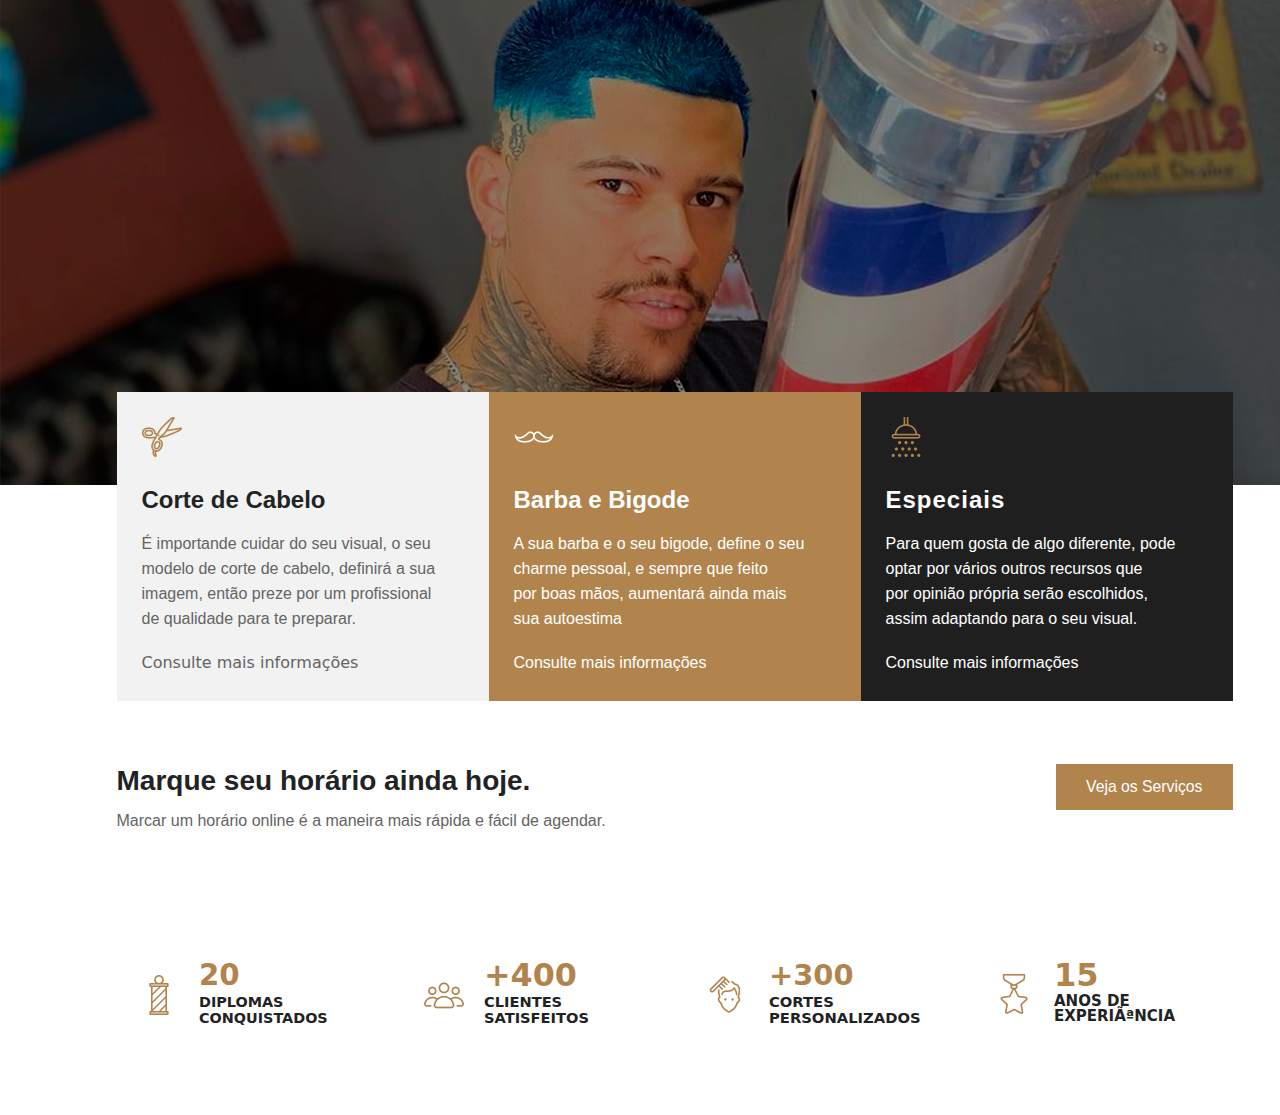
<file: indexSamuel.html>
<!DOCTYPE html>
<html lang="pt-br"> 
<head>
    <meta charset="UTF-8">
    <meta name="viewport" content="width=device-width, initial-scale=1.0">
    <title>Site Dinaik</title>
    <link href="https://cdn.jsdelivr.net/npm/bootstrap@5.3.3/dist/css/bootstrap.min.css" rel="stylesheet" integrity="sha384-QWTKZyjpPEjISv5WaRU9OFeRpok6YctnYmDr5pNlyT2bRjXh0JMhjY6hW+ALEwIH" crossorigin="anonymous">
    <script src="https://cdn.jsdelivr.net/npm/@popperjs/core@2.11.8/dist/umd/popper.min.js" integrity="sha384-I7E8VVD/ismYTF4hNIPjVp/Zjvgyol6VFvRkX/vR+Vc4jQkC+hVqc2pM8ODewa9r" crossorigin="anonymous"></script>
    <script src="https://cdn.jsdelivr.net/npm/bootstrap@5.3.3/dist/js/bootstrap.min.js" integrity="sha384-0pUGZvbkm6XF6gxjEnlmuGrJXVbNuzT9qBBavbLwCsOGabYfZo0T0to5eqruptLy" crossorigin="anonymous"></script>
    <link rel="stylesheet" href="style.css">
    <link rel="stylesheet" href="https://cdn.jsdelivr.net/npm/bootstrap-icons@1.11.3/font/bootstrap-icons.min.css">
</head>
<body>
    <!--Começo Site-->

    <div style="width: 1350px; height: 485px; padding-right: 0.50px; justify-content: flex-start; align-items: center; display: inline-flex">
        <img style="width: 1367px; height: 485px" src="imgs/fundo-dinaik.png" />
      </div>
      <div style="width: 1349px; height: 505.79px; padding-left: 104.50px; padding-right: 104.50px; justify-content: center; align-items: flex-start; display: inline-flex">
        <div style="flex: 1 1 0; flex-direction: column; justify-content: flex-start; align-items: center; gap: 0px; display: inline-flex">
          <div style="align-self: stretch; justify-content: center; align-items: flex-start; display: inline-flex; margin-top: -100px;">
            <div style="width: 372px; height: 308.80px; position: relative; background: #F2F2F2">
              
              <img style="width: 40px; height: 40px; left: 25px; top: 25px; position: absolute" src="imgs/icone-tesoura.png" />
              <div style="height: 100px; left: 25px; top: 138.80px; position: absolute; flex-direction: column; justify-content: flex-start; align-items: flex-start; display: inline-flex">
                <div class="raleway" style="color: #646464; font-size: 16px;; font-weight: 400; line-height: 25px; word-wrap: break-word">É importande cuidar do seu visual, o seu<br/>modelo de corte de cabelo, definirá a sua<br/>imagem, então preze por um profissional<br/>de qualidade para te preparar.</div>
              </div>
              <div class="raleway" style="height: 29.90px; padding-bottom: 0.90px; left: 25px; top: 94.10px; position: absolute; flex-direction: column; justify-content: flex-start; align-items: flex-start; display: inline-flex">
                <div style="color: #1F2324; font-size: 24px; font-weight: 700; line-height: 28.80px; word-wrap: break-word">Corte de Cabelo </div>
              </div>
              <div style="width: 322px; left: 25px; top: 258.30px; position: absolute; justify-content: flex-start; align-items: flex-start; display: inline-flex">
                <div  style="color: #646464; font-size: 16px; font-weight: 400; line-height: 25px; word-wrap: break-word">Consulte mais informações</div>
              </div>
            </div>
            <div style="width: 372px; height: 308.80px; position: relative; background: #B2844D">
              <img style="width: 40px; height: 40px; left: 25px; top: 25px; position: absolute" src="imgs/icone-bigode.png" />
              <div style="height: 100px; left: 25px; top: 138.80px; position: absolute; flex-direction: column; justify-content: flex-start; align-items: flex-start; display: inline-flex">
                <div class="raleway" style="color: white; font-size: 16px;; font-weight: 400; line-height: 25px; word-wrap: break-word">A sua barba e o seu bigode, define o seu<br/>charme pessoal, e sempre que feito<br/>por boas mãos, aumentará ainda mais<br/>sua autoestima</div>
              </div>
              <div style="height: 29.90px; padding-bottom: 0.90px; left: 25px; top: 94.10px; position: absolute; flex-direction: column; justify-content: flex-start; align-items: flex-start; display: inline-flex">
                <div class="raleway" style="color: white; font-size: 24px; font-weight: 700; line-height: 28.80px; word-wrap: break-word">Barba e Bigode</div>
              </div>
              <div style="width: 322px; left: 25px; top: 258.30px; position: absolute; justify-content: flex-start; align-items: flex-start; display: inline-flex">
                <div class="raleway" style="color: white; font-size: 16px;  font-weight: 400; line-height: 25px; word-wrap: break-word">Consulte mais informações</div>
              </div>
            </div>
            <div style="width: 372px; height: 308.80px; position: relative; background: #1F1F1F">
              <img style="width: 40px; height: 40px; left: 25px; top: 25px; position: absolute" src="imgs/icone-especial.png" />
              <div style="height: 100px; left: 25px; top: 138.80px; position: absolute; flex-direction: column; justify-content: flex-start; align-items: flex-start; display: inline-flex">
                <div class="raleway" style="color: white; font-size: 16px; font-weight: 400; line-height: 25px; word-wrap: break-word">Para quem gosta de algo diferente, pode<br/>optar por vários outros recursos que<br/>por opinião própria serão escolhidos,<br/>assim adaptando para o seu visual.</div>
              </div>
              <div style="height: 29.90px; padding-bottom: 0.90px; left: 25px; top: 94.10px; position: absolute; flex-direction: column; justify-content: flex-start; align-items: flex-start; display: inline-flex">
                <div class="raleway-title" style="color: white; font-size: 24px; font-weight: 700; line-height: 28.80px; word-wrap: break-word">Especiais</div>
              </div>
              <div style="width: 322px; left: 25px; top: 258.30px; position: absolute; justify-content: flex-start; align-items: flex-start; display: inline-flex">
                <div class="raleway" style="color: white; font-size: 16px; font-weight: 400; line-height: 25px; word-wrap: break-word">Consulte mais informações</div>
              </div>
            </div>
          </div>
          <div style="align-self: stretch; justify-content: center; align-items: flex-start; display: inline-flex; padding-bottom: -100px;">
            <div style="flex: 1 1 0; align-self: stretch; padding-left: 12px; padding-right: 12px; flex-direction: column; justify-content: flex-start; align-items: flex-start; display: inline-flex">
              <div style="align-self: stretch; padding-top: 63.20px; padding-bottom: 64px; justify-content: space-between; align-items: flex-end; display: inline-flex">
                <div style="align-self: stretch; flex-direction: column; justify-content: flex-start; align-items: flex-start; gap: 10.79px; display: inline-flex">
                  <div class="raleway" style="color: #1F2324; font-size: 28px; font-weight: 900; line-height: 33.60px; word-wrap: break-word">Marque seu horário ainda hoje.</div>
                  <div style="align-self: stretch; height: 25px; flex-direction: column; justify-content: flex-start; align-items: flex-start; display: flex">
                    <div class="raleway" style="color: #646464; font-size: 16px; font-weight: 400; line-height: 25px; word-wrap: break-word">Marcar um horário online é a maneira mais rápida e fácil de agendar.</div>
                  </div>
                </div>
                <div style="align-self: stretch; padding-bottom: 22.59px; flex-direction: column; justify-content: flex-start; align-items: flex-start; display: inline-flex">
                  <div style="align-self: stretch; height: 46px; padding-top: 10px; padding-bottom: 11px; padding-left: 30px; padding-right: 30px; background: #B2844D; justify-content: center; align-items: center; display: inline-flex">
                    <div class="raleway" style="text-align: center; color: white; font-size: 15.75px; font-weight: 400; line-height: 25px; word-wrap: break-word">Veja os Serviços</div>
                  </div>
                </div>
              </div>
            </div>
          </div>
        </div>
      </div>


      <div style="width: 1350px; height: 152px; padding-bottom: 60px; padding-left: 104.50px; padding-right: 104.50px; justify-content: center; align-items: flex-start; display: inline-flex; margin-top: -150px;">
        <div style="width: 1140px; height: 85px; flex-direction: column; justify-content: flex-start; align-items: flex-start; display: inline-flex">
          <div style="width: 1184px; height: 90px; justify-content: center; align-items: flex-start; display: inline-flex">
            <div style="width: 285px; padding-bottom: 24px; padding-left: 12px; padding-right: 12px; flex-direction: column; justify-content: flex-start; align-items: flex-start; display: inline-flex">
              <div style="align-self: stretch; justify-content: flex-start; align-items: center; display: inline-flex">
                <div style="padding-right: 20px; flex-direction: column; justify-content: flex-start; align-items: flex-start; display: inline-flex">
                  <div style="flex-direction: column; justify-content: center; align-items: flex-start; display: flex">
                    <img style="width: 40px; height: 40px; position: relative" src="imgs/icone-diploma.png" />
                  </div>
                </div>
                <div style="flex-direction: column; justify-content: flex-start; align-items: flex-start; gap: 5.69px; display: inline-flex">
                  <div style="color: #B2844D; font-size: 29.25px;; font-weight: 900; line-height: 25px; word-wrap: break-word">20</div>
                  <div style="align-self: stretch; height: 32px; flex-direction: column; justify-content: flex-start; align-items: flex-start; display: flex">
                    <div style="color: #1F2324; font-size: 14.38px;; font-weight: 800; text-transform: uppercase; line-height: 16px; word-wrap: break-word">diplomas<br/>CONQUISTADOS</div>
                  </div>
                </div>
              </div>
            </div>
            <div style="width: 285px; padding-bottom: 24px; padding-left: 12px; padding-right: 12px; flex-direction: column; justify-content: flex-start; align-items: flex-start; display: inline-flex">
              <div style="align-self: stretch; justify-content: flex-start; align-items: center; display: inline-flex">
                <div style="padding-right: 20px; flex-direction: column; justify-content: flex-start; align-items: flex-start; display: inline-flex">
                  <div style="flex-direction: column; justify-content: center; align-items: flex-start; display: flex">
                    <img style="width: 40px; height: 40px; position: relative" src="imgs/icone-clientes.png" />
                  </div>
                </div>
                <div style="flex-direction: column; justify-content: flex-start; align-items: flex-start; gap: 5.69px; display: inline-flex">
                  <div style="color: #B2844D; font-size: 31.75px;; font-weight: 900; line-height: 25px; word-wrap: break-word">+400</div>
                  <div style="align-self: stretch; height: 32px; flex-direction: column; justify-content: flex-start; align-items: flex-start; display: flex">
                    <div style="color: #1F2324; font-size: 14.62px;; font-weight: 800; text-transform: uppercase; line-height: 16px; word-wrap: break-word">clientes<br/>satisfeitos</div>
                  </div>
                </div>
              </div>
            </div>
            <div style="width: 285px; padding-bottom: 24px; padding-left: 12px; padding-right: 12px; flex-direction: column; justify-content: flex-start; align-items: flex-start; display: inline-flex">
              <div style="align-self: stretch; justify-content: flex-start; align-items: center; display: inline-flex">
                <div style="padding-right: 20px; flex-direction: column; justify-content: flex-start; align-items: flex-start; display: inline-flex">
                  <div style="flex-direction: column; justify-content: center; align-items: flex-start; display: flex">
                    <img style="width: 40px; height: 40px; position: relative" src="imgs/icone-corte.png" />
                  </div>
                </div>
                <div style="flex-direction: column; justify-content: flex-start; align-items: flex-start; gap: 5.69px; display: inline-flex">
                  <div style="color: #B2844D; font-size: 28.88px;; font-weight: 900; line-height: 25px; word-wrap: break-word">+300</div>
                  <div style="align-self: stretch; height: 32px; flex-direction: column; justify-content: flex-start; align-items: flex-start; display: flex">
                    <div style="color: #1F2324; font-size: 14.75px;; font-weight: 800; text-transform: uppercase; line-height: 16px; word-wrap: break-word">cortes<br/>personalizados</div>
                  </div>
                </div>
              </div>
            </div>
            <div style="width: 285px; padding-bottom: 24px; padding-left: 12px; padding-right: 12px; flex-direction: column; justify-content: flex-start; align-items: flex-start; display: inline-flex">
              <div style="align-self: stretch; justify-content: flex-start; align-items: center; display: inline-flex">
                <div style="padding-right: 20px; flex-direction: column; justify-content: flex-start; align-items: flex-start; display: inline-flex">
                  <div style="flex-direction: column; justify-content: center; align-items: flex-start; display: flex">
                    <img style="width: 40px; height: 40px; position: relative" src="imgs/icone-medalha.png" />
                  </div>
                </div>
                <div style="flex-direction: column; justify-content: flex-start; align-items: flex-start; gap: 5.69px; display: inline-flex">
                  <div style="color: #B2844D; font-size: 32px;; font-weight: 900; line-height: 25px; word-wrap: break-word">15</div>
                  <div style="align-self: stretch; height: 30px; flex-direction: column; justify-content: flex-start; align-items: flex-start; display: flex">
                    <div style="color: #1F2324; font-size: 15px;; font-weight: 800; text-transform: uppercase; line-height: 15px; word-wrap: break-word">anos de<br/>experiÃªncia</div>
                  </div>
                </div>
              </div>
            </div> 
</body>
</html>
</file>
<file: style.css>
/* Nav Bar*/

.nav-link {
    margin: 20px;
    
}

.navbar-nav {
   justify-content: justify !important;
}

.navbar-collapse{
    justify-content: center !important;
}


/* Botão de Agende Agora */

.btn-agende {
    background-color: #b2844d;
    margin-left: 100px !important;
    align-items: center;
    color: white;
    font-weight: normal;
    
}

/* Cabeçario de Informações */
.header {
    justify-content: center !important;
    align-items: center;
    padding: 0px;
}

.bg-barber {   
    background: linear-gradient(rgba(0, 0, 0, 0.75), rgba(0, 0, 0, 0.9)), url("imgs/handsome-man-shaving-beard-barbershop.jpg");
    background-size: 100% ;
    width: 100% !important;
    height: 100%;
    border-radius: 0px;
    margin-top: -50px;

}

.form {
    margin-top: -20px;
    color: #fff !important;
    width: 1000px;

}

#textarea {
    opacity: 10%;
    color: #000000;
    border: none;
    height: 40px;
    width: 100%;
    resize: none;

}

.oswald {
  font-family: "Oswald", sans-serif;
  font-optical-sizing: auto;
  font-weight: normal;
  font-style: normal;
}

.raleway  {
    font-family: "Raleway", sans-serif !important;
    font-optical-sizing: auto;
    font-weight: normal;
    font-style: normal;
    letter-spacing: 0;
  }

.raleway-title  {
    font-family: "Raleway", sans-serif;
    font-optical-sizing: auto;
    font-weight: normal;
    font-style: normal;
    letter-spacing: 1px;
  }

#textarea-msg {
    opacity: 10%;
    color: #000000;
    border: none;
    width: 100%;
    margin-bottom: 10px;
    resize: none;
    
}

.display-6 {
    font-weight: 850;
    align-items: center !important;
    justify-content: center !important;
    padding: 20px;
    display: grid;
}



.msg-contato {
    justify-content: center;
    display: grid;
    margin-bottom: 40px;

    
}

.btn-enviar {
    background-color: #b2844d;
    align-items: center !important;
    color: white;
    font-weight: normal;
    margin-top: 0;
    padding: 5px;
    height: 40px;
    display: grid;
    justify-content: center;
    text-decoration: none;
}

.col-corte {
    background-color: #f2f2f2;
    color: black;
    width: 150px;
}

.raleway-title-corte  {
    font-family: "Raleway", sans-serif;
    font-optical-sizing: auto;
    font-weight: 600;
    font-style: normal;
    letter-spacing: 1px;
    justify-content: left;
    display: grid;
  }

.col-barba {
    background-color: #b2844d;
    color: white;
}

.bi-scissors {
    font-size: 20px;
}

.bg-dinaik {   
    background: linear-gradient(rgba(0, 0, 0, 0.75), rgba(0, 0, 0, 0.9)), url("imgs/Design\ sem\ nome.png");
    background-size: cover;
    width: 100%;
    height: 100%;
    margin-top: -400px;
    

}

.mg-bottom {
    margin-bottom: 1px !important;
}

.raleway-especiais  {
    font-family: "Raleway", sans-serif;
    font-optical-sizing: auto;
    font-weight: normal;
    font-style: normal;
    letter-spacing: 0;
  }

.col-especiais {
    background-color: #1f1f1f;
    width: 140px !important;
    display: grid;
  }

.bi-droplet-fill{
    font-size: 20px;
    color: #b2844d;
}


.container-comeco {
    
    margin-top: 700px;
    display: grid;
}
.conteudo {
    display: block;
    margin: auto;
}
.conteudo2 {
    display: block;
    margin: 50px -104px;
}

.conteudo3 {
    margin-top: 1500px;
}


/*Style Zero*/

.body-zero {
    display: flex;
    flex-direction: column;
    align-items: center;
    justify-content: center;
    min-height: 100vh;
    margin: -260px 0;
    font-family: Arial, sans-serif;
    background-color: #f0f0f0;
    text-align: center;
    background-color: rgb(242, 242, 242);
}

.title {
    font-size: 50px;
    margin-top: 20px;
    font-family: "Raleway", sans-serif;
    font-optical-sizing: auto;
    font-weight:bold;
    font-style: normal;
    letter-spacing: 1px;
    justify-self: center;
    display: grid;
    align-self: center;
    
}

.intro {
    max-width: 750px;
    margin: 15px auto;
    font-weight: 700;
    font-size: 20px;
    opacity: 80%;
    align-self: center !important;
}

.container {
    display: flex;
    align-items: center; 
    background-color:white;
    color: rgb(0, 0, 0);
    border-radius: 10px;
    padding-right: 5px;
    margin: 20px auto;
    box-sizing: border-box;
   
}

.image {
    width: 200px; 
    height: auto;
    margin-right: 20px; 
    border-top-left-radius: 10px;
    border-bottom-left-radius: 10px;
     }

.text {
    text-align: left;
 }
 p{
    font-family: "Raleway", sans-serif;
    font-optical-sizing: auto;
    font-weight: normal;
    font-style: normal;
 }

.card {
    width: 800px !important;
    justify-self: center !important;
    align-self: center !important;
    
}

.d-flex{
    font-weight: 600;
    margin-bottom: 50px;
    font-size: large;
    width: 750px;
    align-self: center !important;
    justify-self: right !important;
}

.card-title {
    font-size: 25px;
    font-weight: 600;
}

.card-text {
    font-size: 24px;
}

.container{
    display: grid;
    align-items: center;
    padding: 10px;
    max-width: none;
    margin-left: auto;
    margin-right: auto;
    
}

iframe{
    max-width: max-content;
    
}



.btn {
    display: flex;
    justify-content: center;
    align-items: center;
    position: fixed;
    bottom: 10px;
    right: 10px;
    width: 50px;
    height: 50px;
    background-color: #b2844d;
    text-decoration: none;
}
.btn::after {
    font-size: 32px;
    font-weight: bold;
    color: aliceblue;
    transition: margin-top 250ms;
}
.btn:hover::after {
    margin-top:-8px;
  
}

.btn:hover {
      color: #1f1f1f;
}

.rodape:hover {
    color: white !important;
}

.Serviços {
    color: white !important;
}

.Serviços:hover {
    color: black !important;
}
</file>
